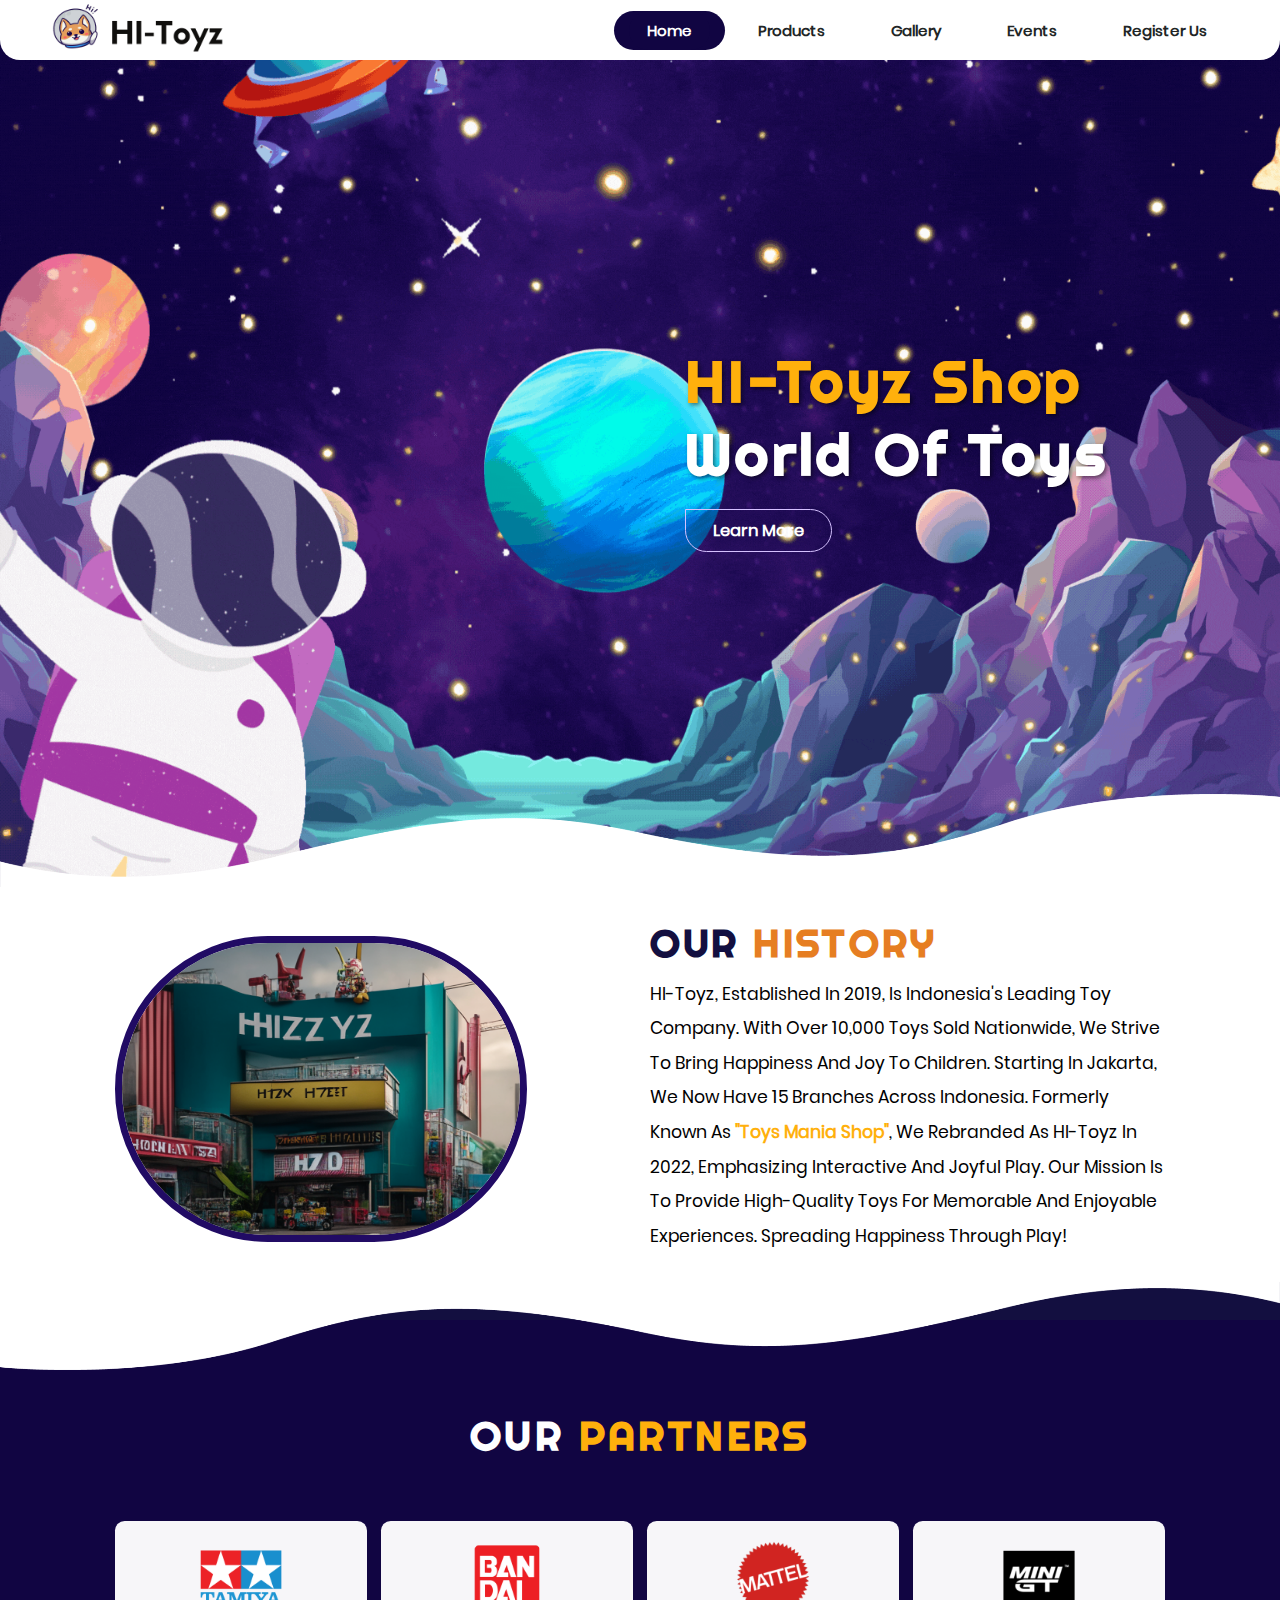
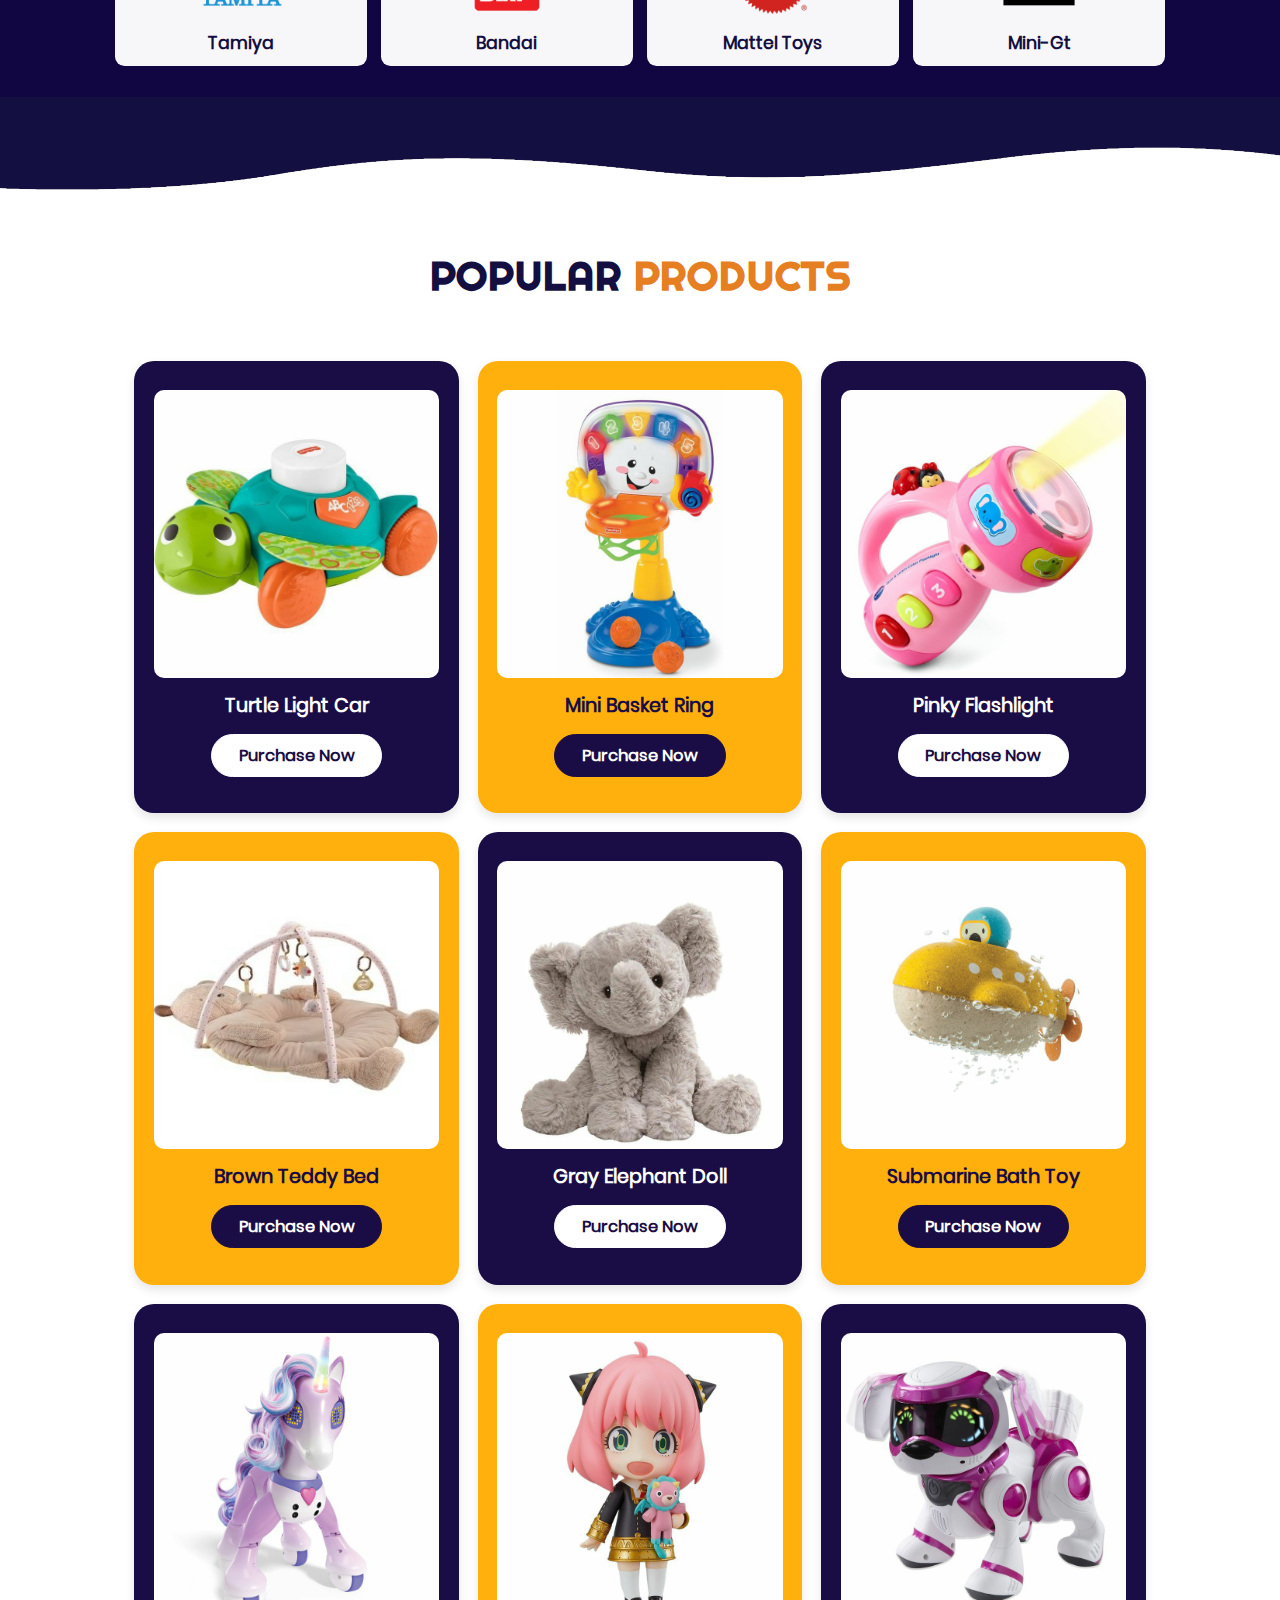
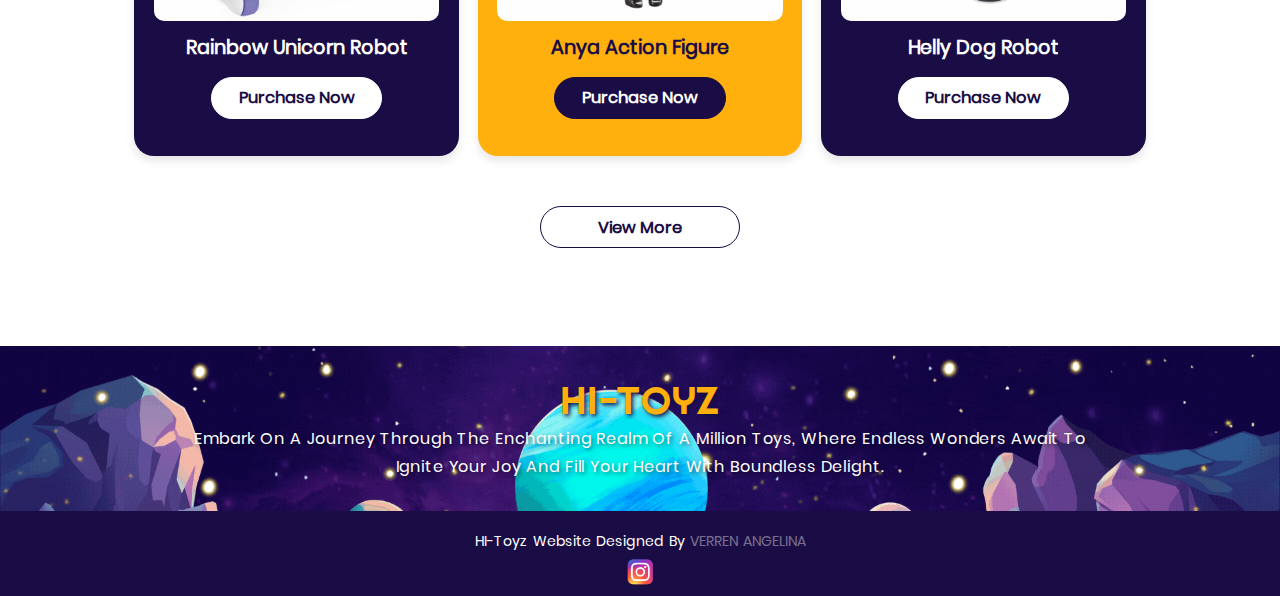
<file: index.html>
<!DOCTYPE html>
<html lang="en">
<head>
    <meta charset="UTF-8">
    <meta name="viewport" content="width=device-width, initial-scale=1.0">
    <link rel="stylesheet" href="stylenew.css">
    <title>HI-Toyz</title>
    <link rel="icon" href="./assets-website/mascot-new-toys.png" type="image/gif" sizes="20x20">
</head>
<body>

    <!-- MENU NAVBAR -->
    <header>
        <div class="navbar-logo-menu">
            <img src="assets-website/logo-company-hi-toyz.png" alt="">
        </div>
        <input type="checkbox" id="nav_check" hidden>
        <nav>
            <div class="navbar-logo-menu"><img src="assets-website/mascot-new-toys.png" alt=""></div>
            <ul>
                <li class="active"><a href="index.html">Home</a></li>
                <li><a href="products.html">Products</a></li>
                <li><a href="gallery-page.html">Gallery</a></li>
                <li><a href="events-page.html">Events</a></li>
                <li><a href="register-us-page.html">Register Us</a></li>
            </ul>
        </nav>
        <label for="nav_check" class="hamburger-menu">
            <div class="line"></div>
            <div class="line"></div>
            <div class="line"></div>
        </label>            
    </header>

    <!-- MENU LANDING PAGE -->
    <section class="menu-landing-page" id="menu-landing-page">
        <div class="isi-landing-page">
            <h3> <span>HI-Toyz Shop</span> world of toys </h3>
            <a href="#menu-about" class="button-style"><b>Learn More</b></a>
        </div>
        <img src="assets-website/bottom_wave.png" class="wave" alt="">
    </section>
    
    <!-- MENU OUR HISTORY -->
    <section class="menu-about" id="menu-about">
        <div class="images">
            <img src="assets-website/hi-toyz-place.png" alt="">
        </div>
    
        <div class="menu-content-about">
            <h3>OUR <span>HISTORY</span></h3>
            <p>HI-Toyz, established in 2019, is Indonesia's leading toy company. 
                With over 10,000 toys sold nationwide, we strive to bring happiness and joy 
                to children. Starting in Jakarta, we now have 15 branches across Indonesia. 
                Formerly known as <span><b>"Toys Mania Shop"</b></span>, we rebranded as HI-Toyz in 2022, emphasizing 
                interactive and joyful play. Our mission is to provide high-quality toys for 
                memorable and enjoyable experiences. Spreading happiness through play!</p>
        </div>   
    </section>

    <section class="bottom-menu-about" id="bottom-menu-about">
        <img src="assets-website/reverse_wave.png" class="wave2" alt="">
    </section>

    <!-- MENU CATEGORY PARTNERS -->

    <div class="medpar">
          <div class="slider-area">
            <h2>OUR <span>PARTNERS</span></h2>
          </div> 
      </div>

    <section class = "menu-category">
        <a href = "" class="kotak-nama-perusahaan">
            <img src="assets-website/logo-partners-tamiya.png" alt="">
            <h3>tamiya</h3>
        </a>
        <a href = "" class="kotak-nama-perusahaan">
            <img src="assets-website/logo-partners-bandai.png" alt="">
            <h3>bandai</h3>
        </a>
        <a href = "" class="kotak-nama-perusahaan">
            <img src="assets-website/logo-partners-mattel.png" alt="">
            <h3>mattel toys</h3>
        </a>
        <a href = "" class="kotak-nama-perusahaan">
            <img src="assets-website/logo-partners-minigt.png" alt="">
            <h3>mini-gt</h3>
        </a>
    </section>

    <section class="bottom-menu-category" id="bottom-menu-category">
        <img src="assets-website/purple_bottom_wave.png" class="wave3" alt="">
    </section>

    <!-- MENU POPULAR PRODUCTS -->
    <section class="menu-popular-product" id="menu-popular-product">
        <div class="menu-container">
            <h3 class="menu-popular-title"> POPULAR <span>PRODUCTS</span> </h3>  
            <div class="list-popular-product">
        
            <div class="product-popular-1">
                <img src="assets-website/popular-product-img-1.jpeg" alt="">
                <h3>Turtle Light Car</h3>
                <a href="products.html" class="button-style-product"><b>Purchase Now</b></a>
            </div>
        
            <div class="product-popular-2">
                <img src="assets-website/popular-product-img-2.jpeg" alt="">
                <h3>Mini Basket Ring</h3>
                <a href="products.html" class="button-style-product-ver-2"><b>Purchase Now</b></a>
            </div>
        
            <div class="product-popular-1">
                <img src="assets-website/popular-product-img-3.jpeg" alt="">
                <h3>Pinky Flashlight</h3>
                <a href="products.html" class="button-style-product"><b>Purchase Now</b></a>
            </div>
        
            <div class="product-popular-2">
                <img src="assets-website/popular-product-img-4.jpeg" alt="">
                <h3>Brown Teddy Bed</h3>
                <a href="products.html" class="button-style-product-ver-2"><b>Purchase Now</b></a>
            </div>
        
            <div class="product-popular-1">
                <img src="assets-website/popular-product-img-5.jpeg" alt="">
                <h3>Gray Elephant Doll</h3>
                <a href="products.html" class="button-style-product"><b>Purchase Now</b></a>
            </div>
        
            <div class="product-popular-2">
                <img src="assets-website/popular-product-img-6.jpeg" alt="">
                <h3>Submarine Bath Toy</h3>
                <a href="products.html" class="button-style-product-ver-2"><b>Purchase Now</b></a>
            </div>

            <div class="product-popular-1" data-name="p-1">
                <img src="assets-website/Robot-Unicorn Robot.jpeg" alt="">
                <h3>Rainbow Unicorn Robot</h3>
                <a href="products.html" class="button-style-product"><b>Purchase Now</b></a>
            </div>
        
            <div class="product-popular-2" data-name="p-2">
                <img src="assets-website/Anime-Figure-Anya.jpeg" alt="">
                <h3>Anya Action Figure</h3>
                <a href="products.html" class="button-style-product-ver-2"><b>Purchase Now</b></a>
            </div>
        
            <div class="product-popular-1" data-name="p-3">
                <img src="assets-website/Robot-Pink-Helly.jpeg" alt="">
                <h3>Helly Dog Robot</h3>
                <a href="products.html" class="button-style-product"><b>Purchase Now</b></a>
            </div>
            </div>
            <a href="products.html" class="button-learn-more"><b>View More</b></a>
        </div>        
    </section>

    <!-- FOOTER -->


    <footer>
        <div class="footer-content">
            <h3>HI-TOYZ</h3>
            <p>Embark on a journey through the enchanting realm of a million toys, where endless wonders await to ignite your joy and fill your heart with boundless delight.</p>
        </div>
    
        <div class="footer-bottom">
            <p>HI-Toyz Website Designed By <span>Verren Angelina</span></p>
            <div class="instagram-logo">
                <a href="https://instagram.com/verrenangelina?igshid=NTc4MTIwNjQ2YQ==" target="_blank">
                    <img src="assets-website/logo-ig-dua.png" alt="Instagram Logo">
                </a>
            </div>
        </div>
    </footer>
    
    
    <script src="javascript.js"></script>
</body>
</html>
</file>
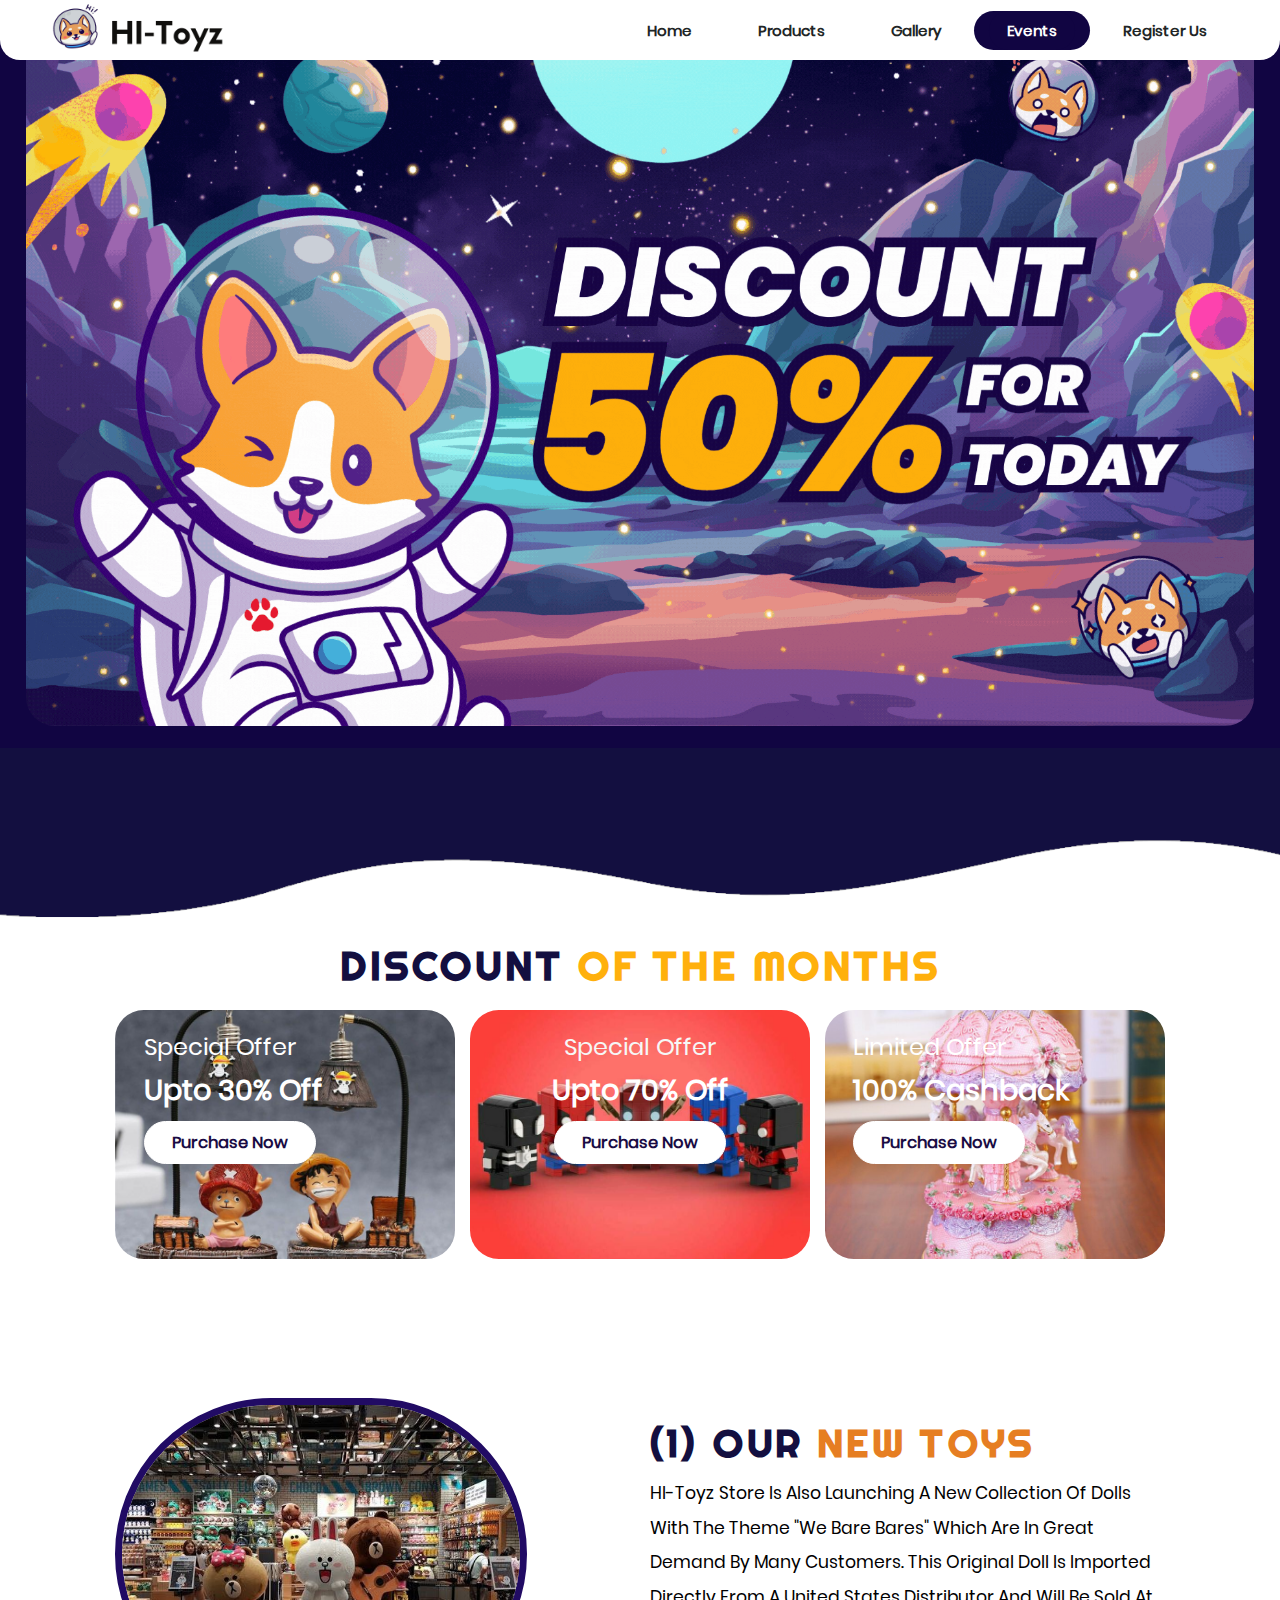
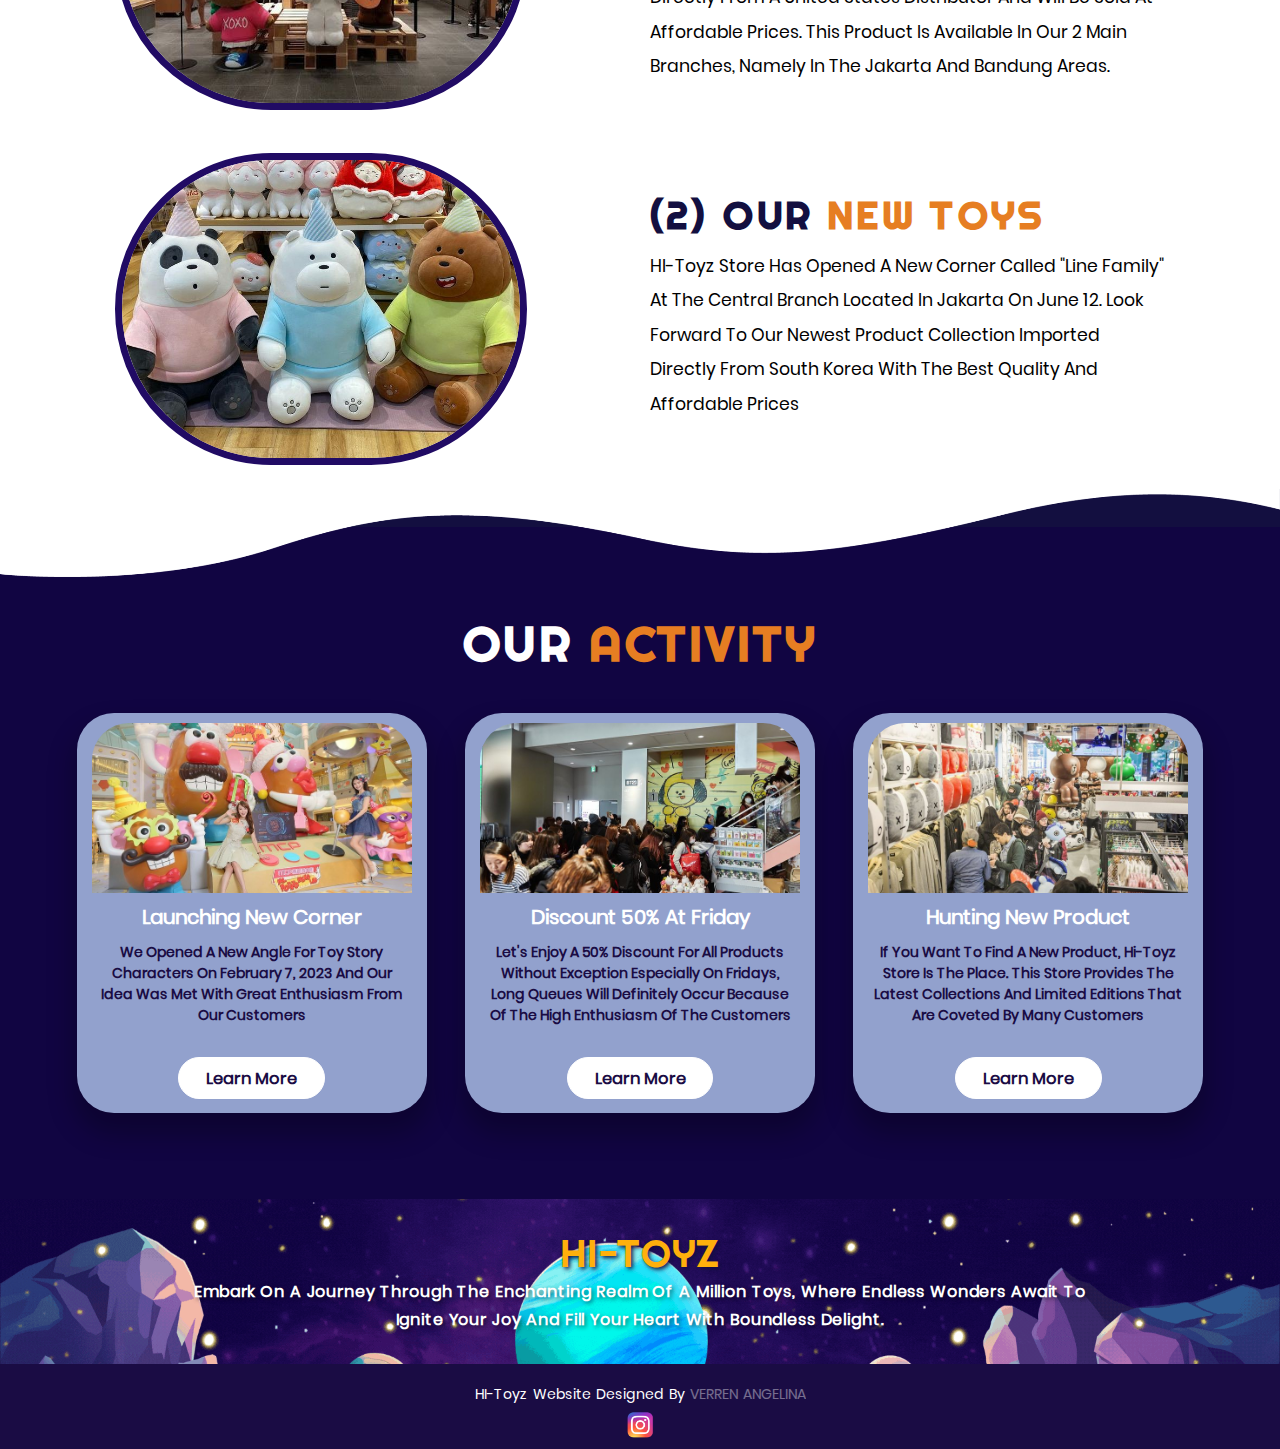
<file: events-page.html>
<!DOCTYPE html>
<html lang="en">
<head>
    <meta charset="UTF-8">
    <meta name="viewport" content="width=device-width, initial-scale=1.0">
    <link rel="stylesheet" href="stylenew.css">
    <title>HI-Toyz</title>
    <link rel="icon" href="./assets-website/mascot-new-toys.png" type="image/gif" sizes="20x20">
</head>
<body>

    <!-- MENU NAVBAR -->
    <header>
        <div class="navbar-logo-menu">
            <img src="assets-website/logo-company-hi-toyz.png" alt="">
        </div>
        <input type="checkbox" id="nav_check" hidden>
        <nav>
            <div class="navbar-logo-menu"><img src="assets-website/mascot-new-toys.png" alt=""></div>
            <ul>
                <li><a href="index.html">Home</a></li>
                <li><a href="products.html">Products</a></li>
                <li><a href="gallery-page.html">Gallery</a></li>
                <li class="active"><a href="events-page.html">Events</a></li>
                <li><a href="register-us-page.html">Register Us</a></li>
            </ul>
        </nav>
        <label for="nav_check" class="hamburger-menu">
            <div class="line"></div>
            <div class="line"></div>
            <div class="line"></div>
        </label>            
    </header>

    <!-- MENU LANDING PAGE -->
    <section class="background-header-events" id="background-header-events">
    </section>

    <section class="bottom-menu-category" id="bottom-menu-category">
        <img src="assets-website/purple_bottom_wave.png" class="wave6" alt="">
    </section>

    <div class="tulisan">
        <div class="tulisan-promo-toys">
          <h2>DISCOUNT <span>OF THE MONTHS</span></h2>
        </div> 
    </div>

    <section class="promo-hi-toys">
        <div class="grid-banner">
            <div class="grid">
                <img src="assets-website/big-deals-1.jpeg" alt="">
                <div class="content">
                    <span>special offer</span>
                    <h3>upto 30% off</h3>
                    <a href="products.html" class="button-style-product"><b>Purchase Now</b></a>
                </div>
            </div>

            <div class="grid">
                <img src="assets-website/big-deals-2.jpeg" alt="">
                <div class="content center">
                    <span>special offer</span>
                    <h3>upto 70% off</h3>
                    <a href="products.html" class="button-style-product"><b>Purchase Now</b></a>
                </div>
            </div>

            <div class="grid">
                <img src="assets-website/big-deals-3.jpeg" alt="">
                <div class="content">
                    <span>limited offer</span>
                    <h3>100% cashback</h3>
                    <a href="products.html" class="button-style-product"><b>Purchase Now</b></a>
                </div>
            </div>
        </div>
    </section>

    <section class="menu-about" id="menu-about">
        <div class="images">
            <img src="assets-website/new-product-line.jpeg" alt="">
        </div>
    
        <div class="menu-content-about">
            <h3>(1) OUR <span>NEW TOYS</span></h3>
            <p>HI-Toyz Store is also launching a new collection of dolls with the theme 
                "we bare bares" which are in great demand by many customers. This original
                 doll is imported directly from a United States distributor and will be 
                 sold at affordable prices. This product is available in our 2 main branches, 
                 namely in the Jakarta and Bandung areas.</p>
        </div>   
    </section>

    <section class="menu-about" id="menu-about">
        <div class="images">
            <img src="assets-website/new-product-we-bare-bears.jpeg" alt="">
        </div>
    
        <div class="menu-content-about">
            <h3>(2) OUR <span>NEW TOYS</span></h3>
            <p>HI-Toyz store has opened a new corner called "Line Family" at the central 
                branch located in Jakarta on June 12. Look forward to our newest product 
                collection imported directly from South Korea with the best quality and affordable prices</p>
        </div>   
    </section>


    <section class="bottom-menu-about" id="bottom-menu-about">
        <img src="assets-website/reverse_wave.png" class="wave2" alt="">
    </section>

    <events>
        <h2 id = "events">OUR <span>ACTIVITY</span></h2>
        <div class="card-container">
          <card>
            <img src="assets-website/activity-promo-1.jpeg">
            <div class="card-content">
              <h4>Launching New Corner</h4>
              <p><b>We opened a new angle for Toy Story characters on February 7, 2023 and our idea was met with great enthusiasm from our customers</b></p>
              <a href="gallery-page.html" class="button-style-product"><b>Learn More</b></a>
            </div>
          </card>
          <card>
            <img src="assets-website/activity-promo-2.jpeg">
            <div class="card-content">
              <h4>Discount 50% at Friday</h4>
              <p><b>let's enjoy a 50% discount for all products without exception especially on Fridays, long queues will definitely occur because of the high enthusiasm of the customers</b></p>
              <a href="gallery-page.html" class="button-style-product"><b>Learn More</b></a>
            </div>
          </card>
          <card>
            <img src="assets-website/activity-promo-3.jpeg">
            <div class="card-content">
              <h4>Hunting new Product</h4>
              <p><b>if you want to find a new product, hi-toyz store is the place. This store provides the latest collections and limited editions that are coveted by many customers</b></p>
              <a href="gallery-page.html" class="button-style-product"><b>Learn More</b></a>
            </div>
          </card>
        </div>      
      </events>

      <footer>
        <div class="footer-content">
            <h3>HI-TOYZ</h3>
            <p><b>Embark on a journey through the enchanting realm of a million toys, where endless wonders await to ignite your joy and fill your heart with boundless delight.</b></p>
        </div>
    
        <div class="footer-bottom">
            <p>HI-Toyz Website Designed By <span>Verren Angelina</span></p>
            <div class="instagram-logo">
                <a href="https://instagram.com/verrenangelina?igshid=NTc4MTIwNjQ2YQ==" target="_blank">
                    <img src="assets-website/logo-ig-dua.png" alt="Instagram Logo">
                </a>
            </div>
        </div>
    </footer>
    
    <script src="javascript.js"></script>
</body>
</html>
</file>
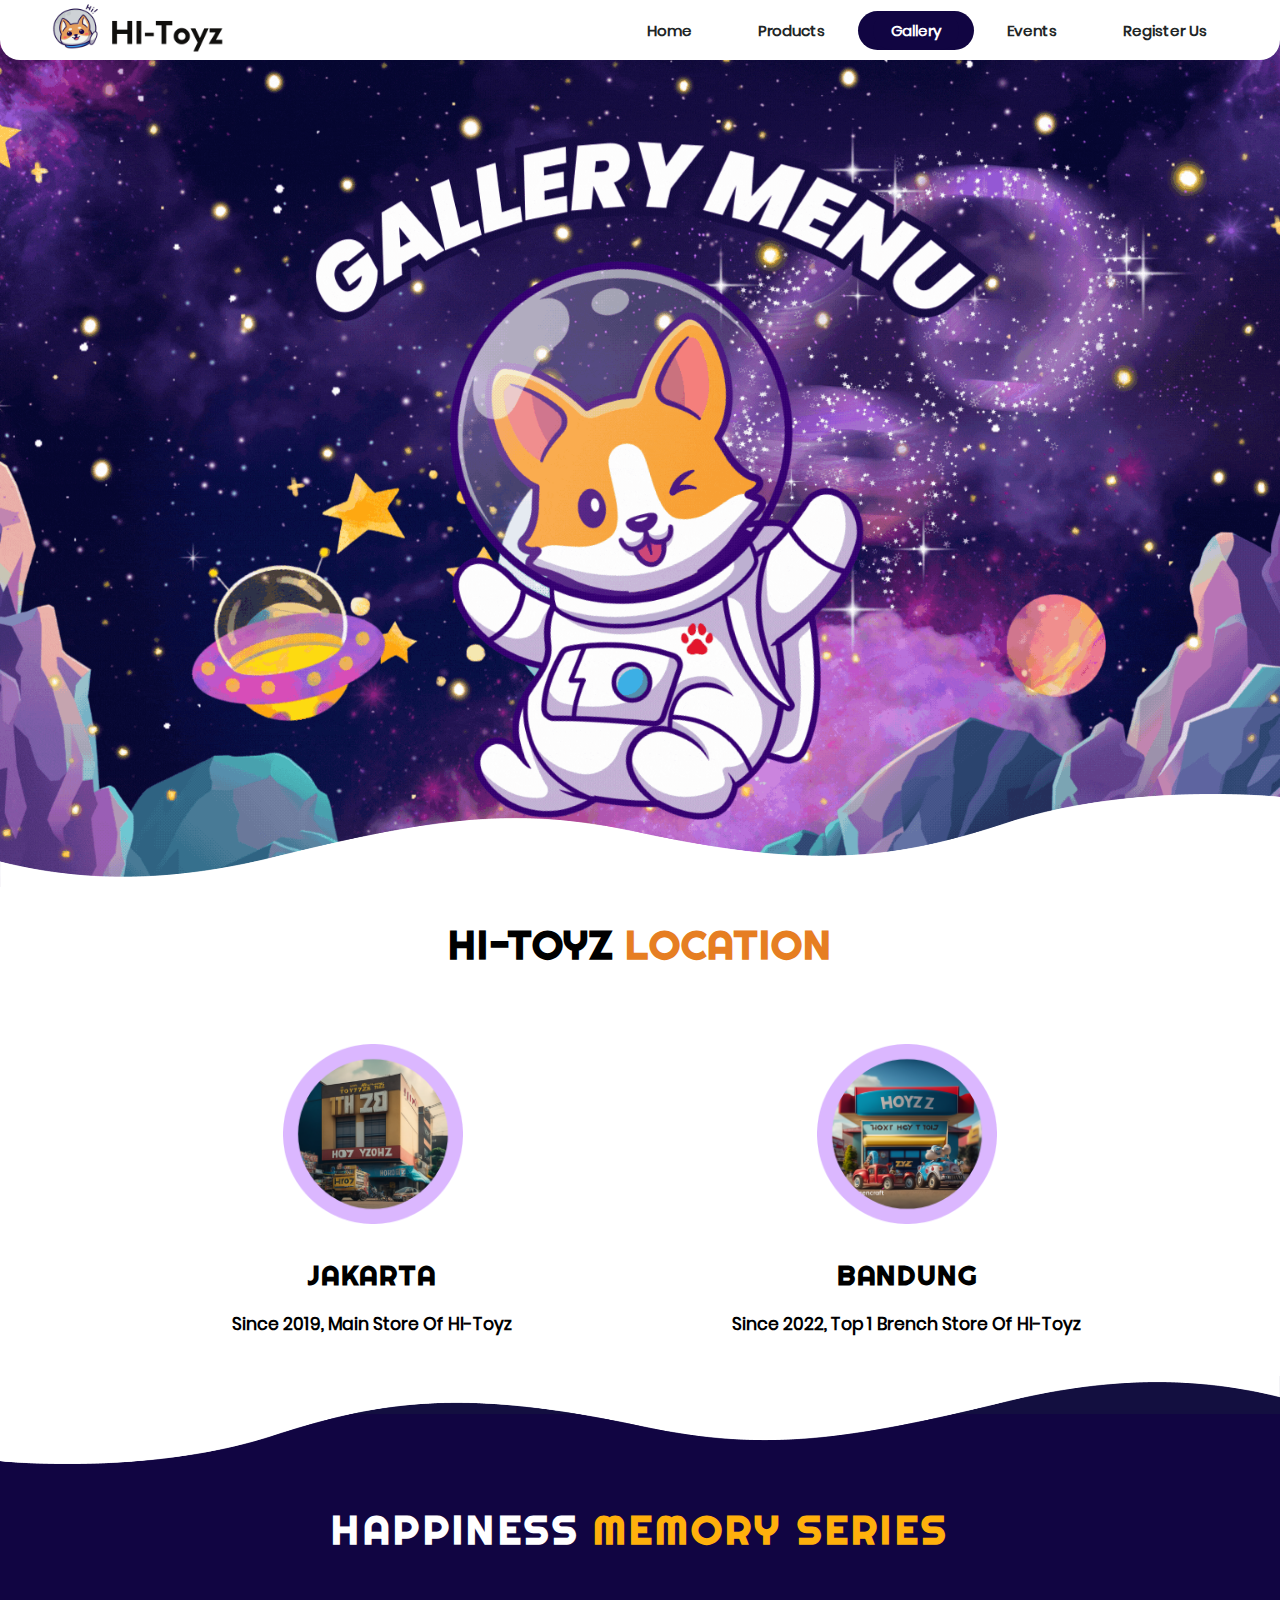
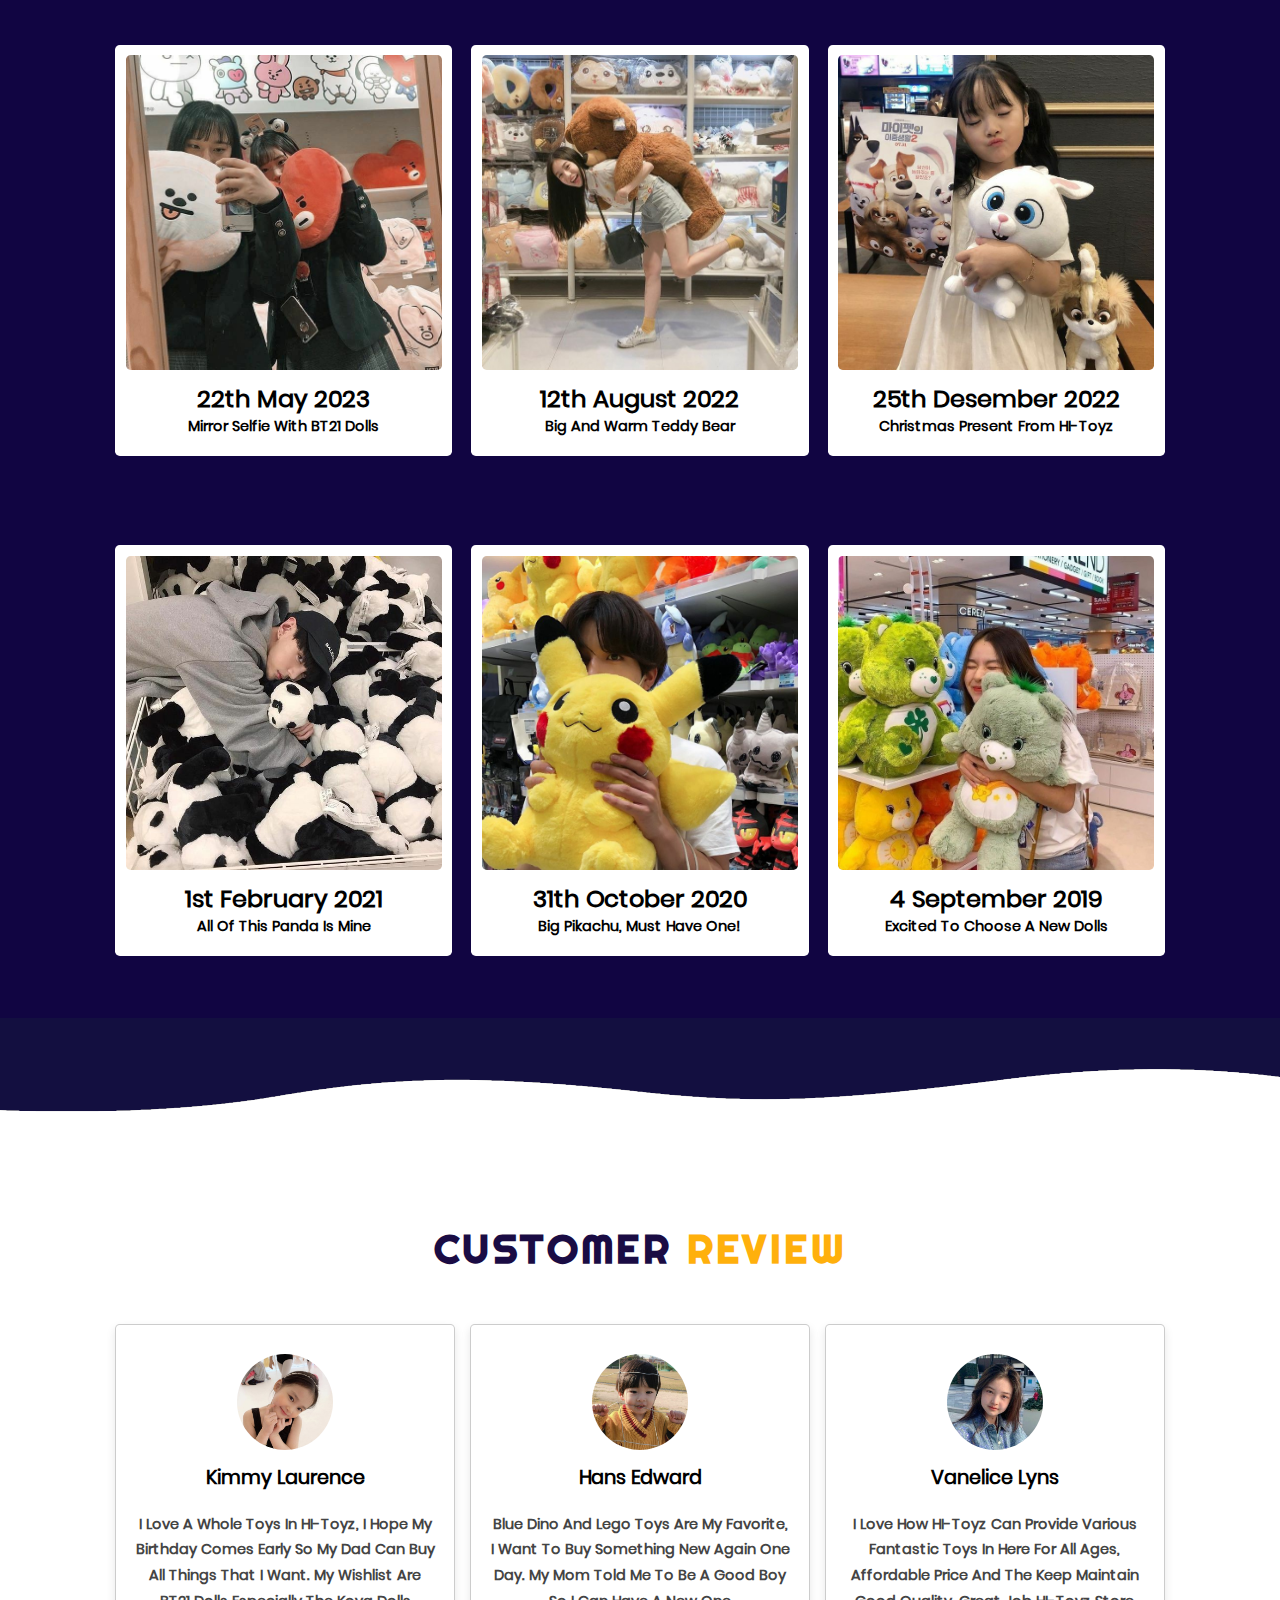
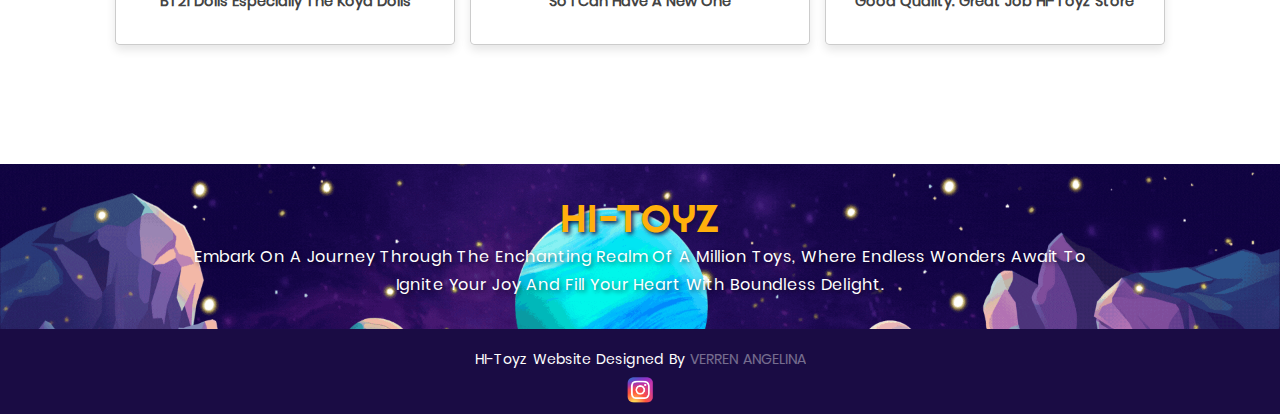
<file: gallery-page.html>
<!DOCTYPE html>
<html lang="en">
<head>
    <meta charset="UTF-8">
    <meta name="viewport" content="width=device-width, initial-scale=1.0">
    <link rel="stylesheet" href="stylenew.css">
    <title>HI-Toyz</title>
    <link rel="icon" href="./assets-website/mascot-new-toys.png" type="image/gif" sizes="20x20">
</head>
<body>

    <!-- MENU NAVBAR -->
    <header>
        <div class="navbar-logo-menu">
            <img src="assets-website/logo-company-hi-toyz.png" alt="">
        </div>
        <input type="checkbox" id="nav_check" hidden>
        <nav>
            <div class="navbar-logo-menu"><img src="assets-website/mascot-new-toys.png" alt=""></div>
            <ul>
                <li><a href="index.html">Home</a></li>
                <li><a href="products.html">Products</a></li>
                <li class="active"><a href="gallery-page.html">Gallery</a></li>
                <li><a href="events-page.html">Events</a></li>
                <li><a href="register-us-page.html">Register Us</a></li>
            </ul>
        </nav>
        <label for="nav_check" class="hamburger-menu">
            <div class="line"></div>
            <div class="line"></div>
            <div class="line"></div>
        </label>            
    </header>

    <section class="menu-landing-gallery" id="menu-landing-gallery">
        <img src="assets-website/bottom_wave.png" class="wave" alt="">
    </section>

    <!-- MENU LOKASI OFFLINE STORE HI-TOYZ -->

    <section class="location-list-hi-toyz">
        <h1 class="heading">HI-TOYZ <span>LOCATION</span></h1>
        <div class="box-container">

            <div class="box-lokasi">
                <div class="gambar-location">
                    <img src="assets-website/lokasi-perusahaan-mainan-jakarta.png" alt="">
                </div>
                <div class="content">
                    <h3>JAKARTA</h3>
                    <p><b>Since 2019, Main Store of HI-Toyz</b></p>
                </div>
            </div>

            <div class="box-lokasi">
                <div class="gambar-location">
                    <img src="assets-website/lokasi-perusahaan-mainan-bandung.png" alt="">
                </div>
                <div class="content">
                    <h3>BANDUNG</h3>
                    <p><b>Since 2022, Top 1 Brench Store of HI-Toyz</b></p>
                </div>
            </div>

        </div>
    </section>

    <section class="bottom-menu-about" id="bottom-menu-about">
        <img src="assets-website/reverse_wave.png" class="wave2" alt="">
    </section>

    <!-- MENU GALLERY PELANGGAN -->

    <div class="medpar">
        <div class="slider-area">
          <h2>HAPPINESS <span>MEMORY SERIES</span></h2>
        </div> 
    </div>

    <section class="gallery-pelanggan" id="gallery-pelanggan">
        <div class="box-container">

            <div class="box">
                <div class="image">
                    <img src="assets-website/memory-7.jpeg" alt="">
                </div>
                <div class="content">
                    <h3>22th May 2023</h3>
                    <h2>Mirror Selfie With BT21 Dolls</h2>
                </div>
            </div>

            <div class="box">
                <div class="image">
                    <img src="assets-website/memory-2.jpeg" alt="">
                </div>
                <div class="content">
                    <h3>12th August 2022</h3>
                    <h2>Big and Warm Teddy Bear</h2>
                </div>
            </div>

            <div class="box">
                <div class="image">
                    <img src="assets-website/memory-3.jpeg" alt="">
                </div>
                <div class="content">
                    <h3>25th Desember 2022</h3>
                    <h2>Christmas Present From HI-Toyz</h2>
                </div>
            </div>

            <div class="box">
                <div class="image">
                    <img src="assets-website/memory-4.jpeg" alt="">
                </div>
                <div class="content">
                    <h3>1st February 2021</h3>
                    <h2>All of This Panda is Mine</h2>
                </div>
            </div>

            <div class="box">
                <div class="image">
                    <img src="assets-website/memory-5.jpeg" alt="">
                </div>
                <div class="content">
                    <h3>31th October 2020</h3>
                    <h2>Big Pikachu, Must Have One!</h2>
                </div>
            </div>

            <div class="box">
                <div class="image">
                    <img src="assets-website/memory-6.jpeg" alt="">
                </div>
                <div class="content">
                    <h3>4 September 2019</h3>
                    <h2>Excited to Choose a New Dolls</h2>
                </div>
            </div>

        </div>
    </section>

    <section class="bottom-menu-pelanggan" id="bottom-menu-pelanggan">
        <img src="assets-website/purple_bottom_wave.png" class="wave5" alt="">
    </section>

    <!-- MENU TESTIMONI PELANGGAN -->

    <section class="review-customer-toys" id="review-customer-toys">
        <div class="medpar">
            <div class="text-customer">
              <h2>CUSTOMER <span>REVIEW</span></h2>
            </div> 
        </div>

        <div class="box-container">
            <div class="box">
                <img src="assets-website/testimoni-1.jpeg" class="user" alt="">
                <h3>Kimmy Laurence</h3>
                <p><b>I love a whole toys in HI-Toyz, I hope my birthday comes early so my dad can buy all things that i want. My Wishlist Are BT21 Dolls Especially The Koya Dolls</b></p>
            </div>

            <div class="box">
                <img src="assets-website/testimoni-2.jpeg" class="user" alt="">
                <h3>Hans Edward</h3>
                <p><b>Blue dino and lego toys Are my favorite, i want to buy something new again one day. My mom told me to be a good boy so i can have a new one</b></p>
            </div>

            <div class="box">
                <img src="assets-website/testimoni-3.jpeg" class="user" alt="">
                <h3>Vanelice Lyns</h3>
                <p><b>I love how HI-Toyz can provide various fantastic toys in here for all ages, affordable price and the keep maintain good quality. Great Job HI-Toyz Store</b></p>
            </div>
        </div>
    </section>

    <!-- FOOTER -->
    
    <footer>
        <div class="footer-content">
            <h3>HI-TOYZ</h3>
            <p>Embark on a journey through the enchanting realm of a million toys, where endless wonders await to ignite your joy and fill your heart with boundless delight.</p>
        </div>
    
        <div class="footer-bottom">
            <p>HI-Toyz Website Designed By <span>Verren Angelina</span></p>
            <div class="instagram-logo">
                <a href="https://instagram.com/verrenangelina?igshid=NTc4MTIwNjQ2YQ==" target="_blank">
                    <img src="assets-website/logo-ig-dua.png" alt="Instagram Logo">
                </a>
            </div>
        </div>
    </footer>

    <script src="javascript.js"></script>
</body>
</html>
</file>
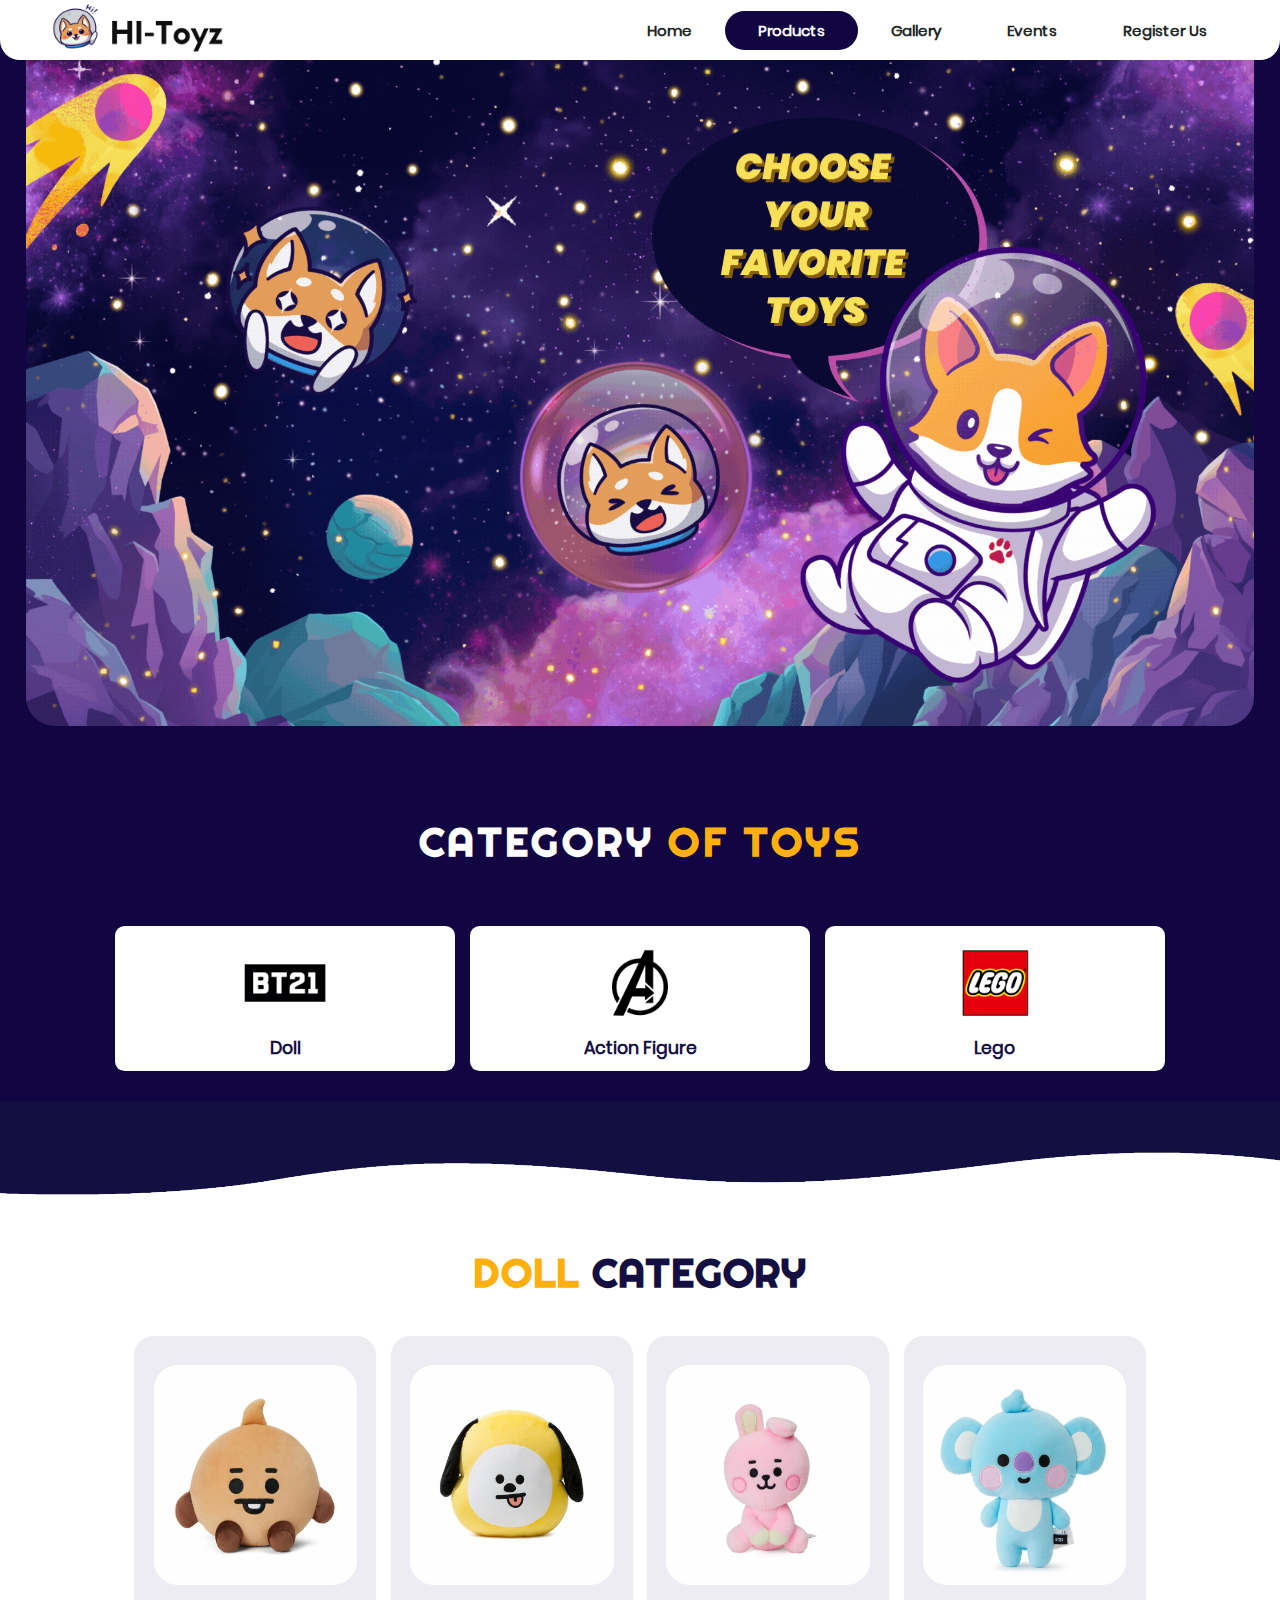
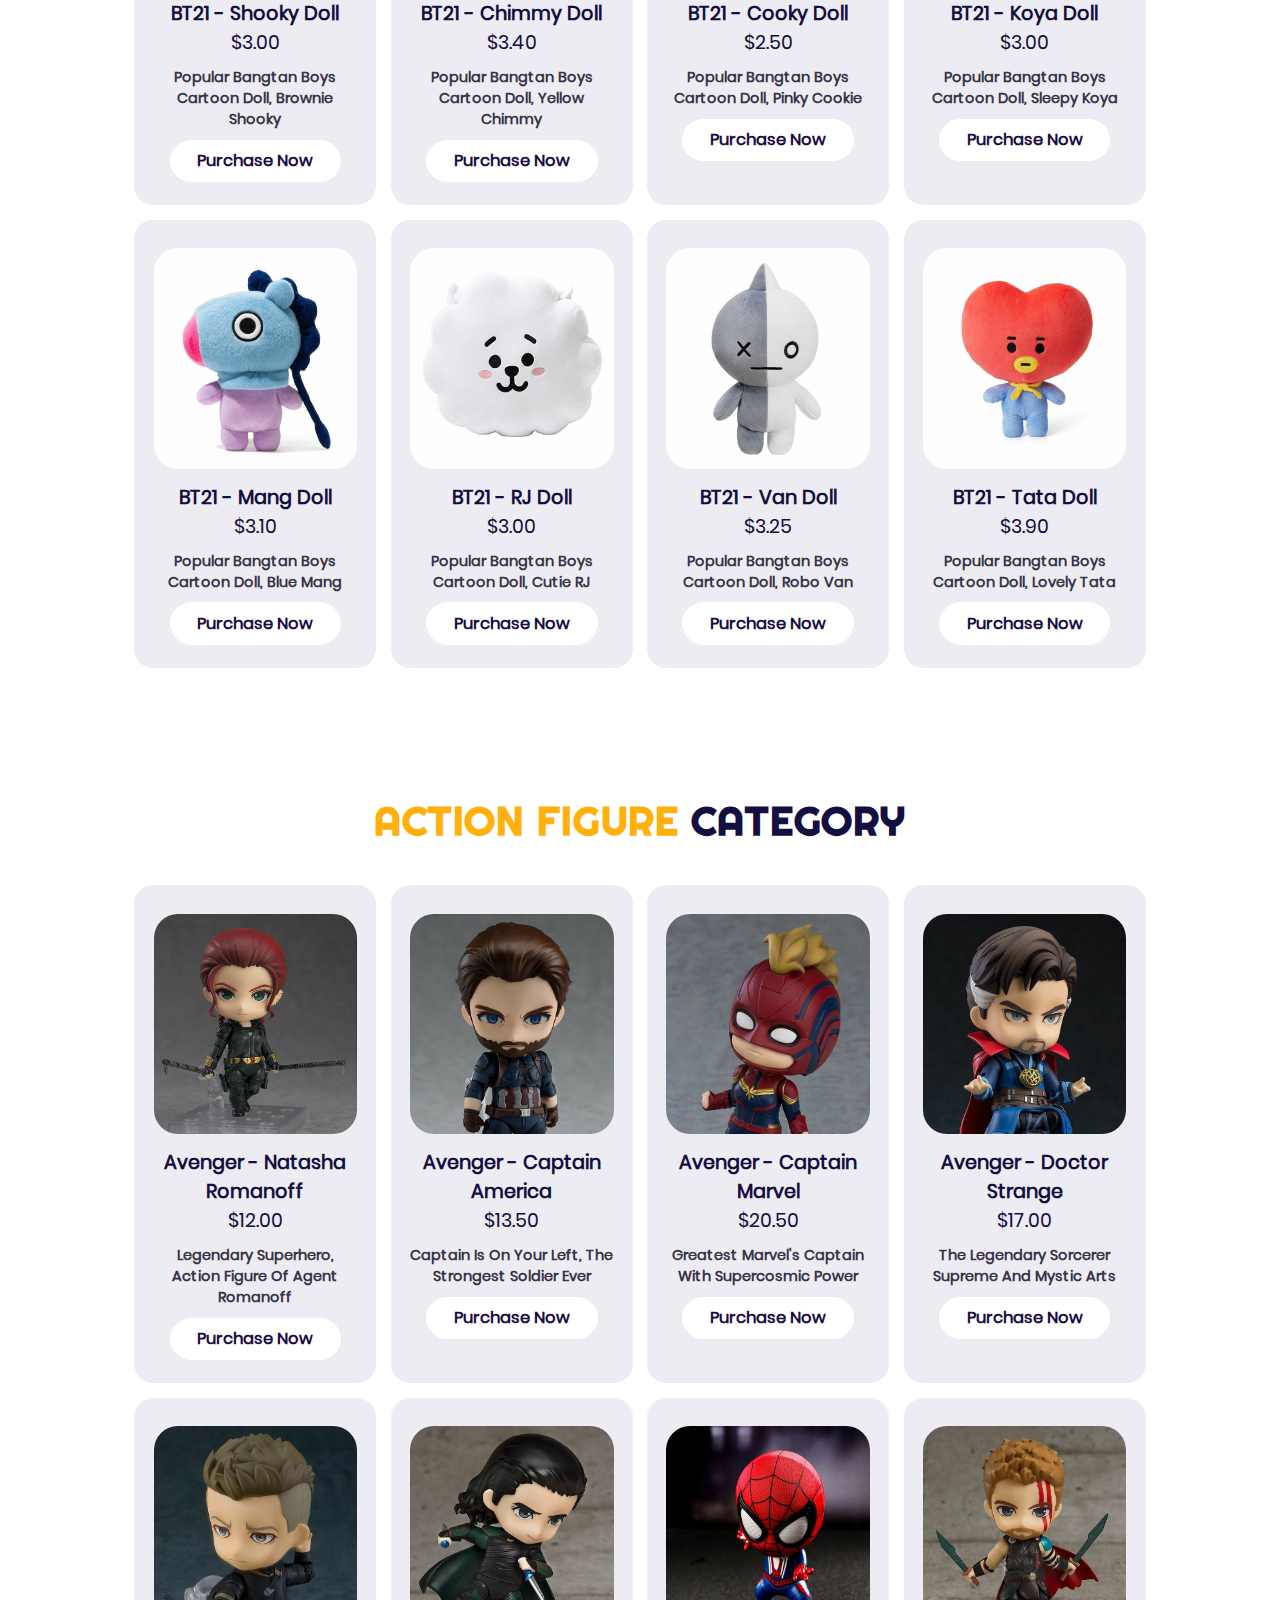
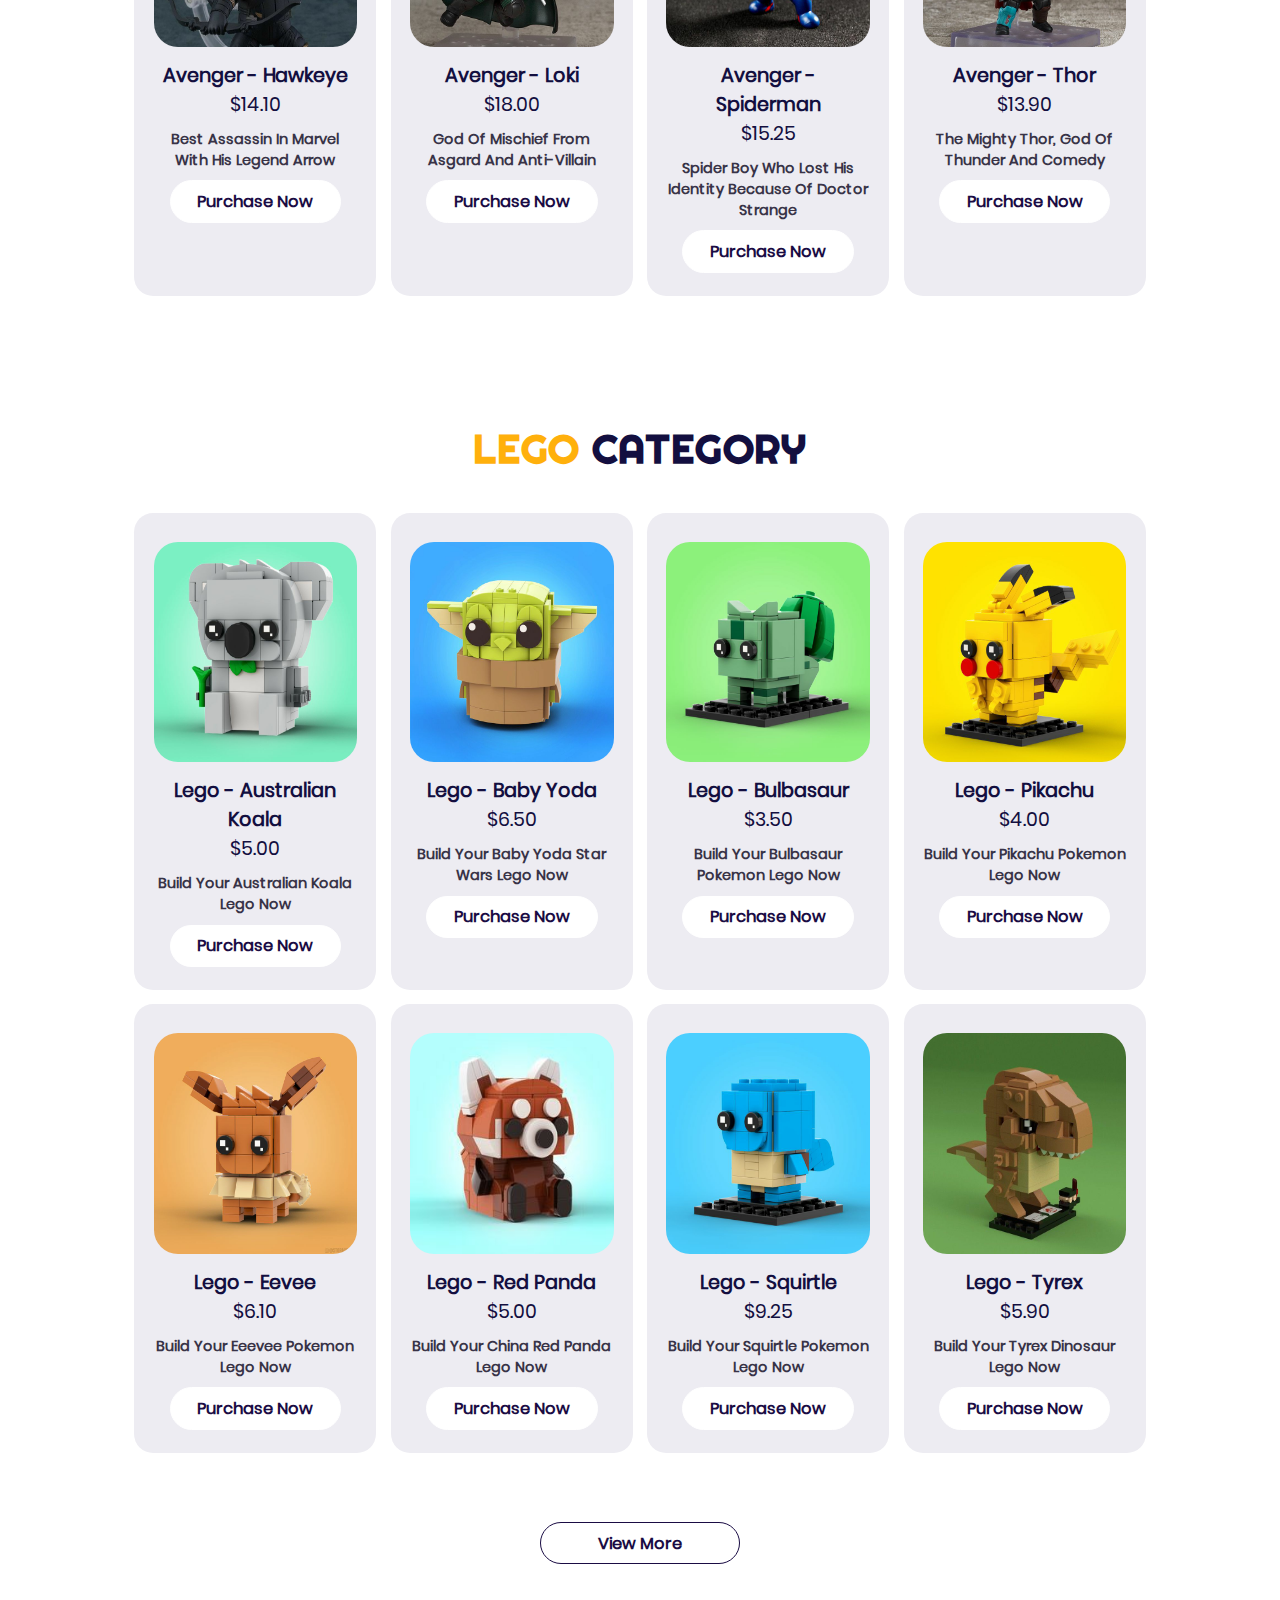
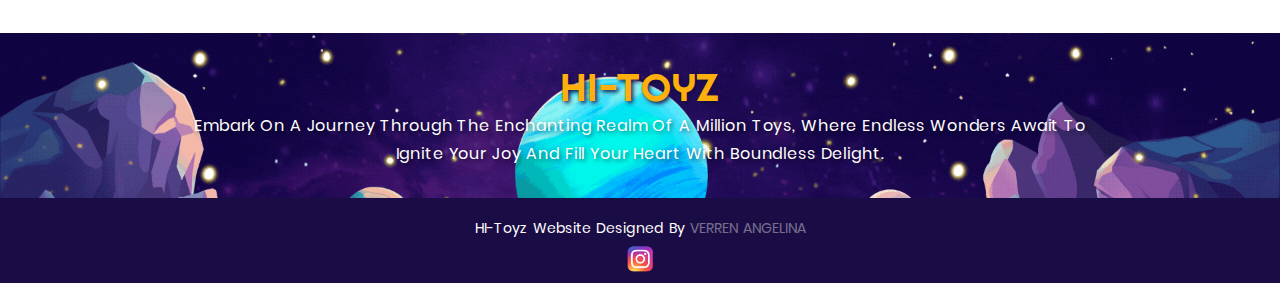
<file: products.html>
<!DOCTYPE html>
<html lang="en">

<head>
    <meta charset="UTF-8">
    <meta http-equiv="X-UA-Compatible" content="IE=edge">
    <meta name="viewport" content="width=device-width, initial-scale=1.0">
    <link rel="stylesheet" href="./stylenew.css">

    <title>HI-Toyz</title>
    <link rel="icon" href="./assets-website/mascot-new-toys.png" type="image/gif" sizes="20x20">
</head>

<body>

    <!-- NAVBAR MENU -->
    <header>
        <div class="navbar-logo-menu">
            <img src="assets-website/logo-company-hi-toyz.png" alt="">
        </div>
        <input type="checkbox" id="nav_check" hidden>
        <nav>
            <div class="navbar-logo-menu"><img src="assets-website/mascot-new-toys.png" alt=""></div>
            <ul>
                <li><a href="index.html">Home</a></li>
                <li class="active"><a href="products.html">Products</a></li>
                <li><a href="gallery-page.html">Gallery</a></li>
                <li><a href="events-page.html">Events</a></li>
                <li><a href="register-us-page.html">Register Us</a></li>
            </ul>
        </nav>
        <label for="nav_check" class="hamburger-menu">
            <div class="line"></div>
            <div class="line"></div>
            <div class="line"></div>
        </label>            
    </header>

    <section class="background-header" id="background-header">
    </section>

    <!-- MENU CATEGORY PARTNERS -->

    <div class="medpar">
        <div class="slider-area">
          <h2>CATEGORY <span>OF TOYS</span></h2>
        </div> 
    </div>

  <section class = "menu-category-mainan">
      <a href = "#bt21" class="kotak-nama-perusahaan">
          <img src="assets-website/logo-kategori-brand-bt21.png" alt="">
          <h3>Doll</h3>
      </a>
      <a href = "#avenger" class="kotak-nama-perusahaan">
          <img src="assets-website/logo-kategori-brand-action-figure.png" alt="">
          <h3>Action Figure</h3>
      </a>
    <a href = "#lego" class="kotak-nama-perusahaan">
        <img src="assets-website/logo-kategori-brand-lego.png" alt="">
        <h3>Lego</h3>
    </a>
  </section>

  <section class="bottom-menu-category" id="bottom-menu-category">
    <img src="assets-website/purple_bottom_wave.png" class="wave3" alt="">
</section>

    <!-- MENU PRODUCT BERDASARKAN LIST  -->
    <!-- DOLL CATEGORY -->

    <section class="List-Of-HI-Product" id="bt21">

        <div class="heading-toys-product">
            <h3><span>DOLL</span> CATEGORY</h3>
        </div>

        <div class="box-product">

            <div class="box">
                <div class="image">
                    <img src="assets-website/doll-category-shooky.jpeg" alt="">
                </div>
                <div class="content">
                    <h3>BT21 - Shooky Doll</h3>
                    <div class="price">$3.00 </div>
                    <h2>Popular Bangtan Boys Cartoon Doll, Brownie Shooky</h2>
                    <a href="" class="button-style-product"><b>Purchase Now</b></a>
                </div>
            </div>

            <div class="box">
                <div class="image">
                    <img src="assets-website/doll-category-chimmy.jpeg" alt="">
                </div>
                <div class="content">
                    <h3>BT21 - Chimmy Doll</h3>
                    <div class="price">$3.40 </div>
                    <h2>Popular Bangtan Boys Cartoon Doll, Yellow Chimmy</h2>
                    <a href="" class="button-style-product"><b>Purchase Now</b></a>
                </div>
            </div>

            <div class="box">
                <div class="image">
                    <img src="assets-website/doll-category-cooky.jpeg" alt="">
                </div>
                <div class="content">
                    <h3>BT21 - Cooky Doll</h3>
                    <div class="price">$2.50 </div>
                    <h2>Popular Bangtan Boys Cartoon Doll, Pinky Cookie</h2>
                    <a href="" class="button-style-product"><b>Purchase Now</b></a>
                </div>
            </div>

            <div class="box">
                <div class="image">
                    <img src="assets-website/doll-category-koya.jpeg" alt="">
                </div>
                <div class="content">
                    <h3>BT21 - Koya Doll</h3>
                    <div class="price">$3.00 </div>
                    <h2>Popular Bangtan Boys Cartoon Doll, Sleepy Koya</h2>
                    <a href="" class="button-style-product"><b>Purchase Now</b></a>
                </div>
            </div>

            <div class="box">
                <div class="image">
                    <img src="assets-website/doll-category-mang.jpeg" alt="">
                </div>
                <div class="content">
                    <h3>BT21 - Mang Doll</h3>
                    <div class="price">$3.10 </div>
                    <h2>Popular Bangtan Boys Cartoon Doll, Blue Mang</h2>
                    <a href="" class="button-style-product"><b>Purchase Now</b></a>
                </div>
            </div>

            <div class="box">
                <div class="image">
                    <img src="assets-website/doll-category-rj.jpeg" alt="">
                </div>
                <div class="content">
                    <h3>BT21 - RJ Doll</h3>
                    <div class="price">$3.00 </div>
                    <h2>Popular Bangtan Boys Cartoon Doll, Cutie RJ</h2>
                    <a href="" class="button-style-product"><b>Purchase Now</b></a>
                </div>
            </div>

            <div class="box">
                <div class="image">
                    <img src="assets-website/doll-category-van.jpeg" alt="">
                </div>
                <div class="content">
                    <h3>BT21 - Van Doll</h3>
                    <div class="price">$3.25 </div>
                    <h2>Popular Bangtan Boys Cartoon Doll, Robo Van</h2>
                    <a href="" class="button-style-product"><b>Purchase Now</b></a>
                </div>
            </div>

            <div class="box">
                <div class="image">
                    <img src="assets-website/doll-category-tata.jpeg" alt="">
                </div>
                <div class="content">
                    <h3>BT21 - Tata Doll</h3>
                    <div class="price">$3.90 </div>
                    <h2>Popular Bangtan Boys Cartoon Doll, Lovely Tata</h2>
                    <a href="" class="button-style-product"><b>Purchase Now</b></a>
                </div>
            </div>
        </div>
    </section>

    <section class="List-Of-HI-Product" id="avenger">

        <div class="heading-toys-product">
            <h3><span>ACTION FIGURE</span> CATEGORY</h3>
        </div>

        <div class="box-product">

            <div class="box">
                <div class="image">
                    <img src="assets-website/Action-Figure-Black-Widow.jpeg" alt="">
                </div>
                <div class="content">
                    <h3>Avenger - Natasha Romanoff</h3>
                    <div class="price">$12.00 </div>
                    <h2>Legendary Superhero, Action Figure of Agent Romanoff</h2>
                    <a href="" class="button-style-product"><b>Purchase Now</b></a>
                </div>
            </div>

            <div class="box">
                <div class="image">
                    <img src="assets-website/Action-Figure-Captain-America.jpeg" alt="">
                </div>
                <div class="content">
                    <h3>Avenger - Captain America</h3>
                    <div class="price">$13.50 </div>
                    <h2>Captain Is On Your Left, The Strongest Soldier Ever</h2>
                    <a href="" class="button-style-product"><b>Purchase Now</b></a>
                </div>
            </div>

            <div class="box">
                <div class="image">
                    <img src="assets-website/Action-Figure-Captain-Marvel.jpeg" alt="">
                </div>
                <div class="content">
                    <h3>Avenger - Captain Marvel</h3>
                    <div class="price">$20.50 </div>
                    <h2>Greatest Marvel's Captain With Supercosmic Power</h2>
                    <a href="" class="button-style-product"><b>Purchase Now</b></a>
                </div>
            </div>

            <div class="box">
                <div class="image">
                    <img src="assets-website/Action-Figure-Doctor-Strange.jpeg" alt="">
                </div>
                <div class="content">
                    <h3>Avenger - Doctor Strange</h3>
                    <div class="price">$17.00 </div>
                    <h2>The Legendary Sorcerer Supreme and Mystic Arts</h2>
                    <a href="" class="button-style-product"><b>Purchase Now</b></a>
                </div>
            </div>

            <div class="box">
                <div class="image">
                    <img src="assets-website/Action-Figure-Hawkeye.jpeg" alt="">
                </div>
                <div class="content">
                    <h3>Avenger - Hawkeye</h3>
                    <div class="price">$14.10 </div>
                    <h2>Best Assassin in Marvel With His Legend Arrow</h2>
                    <a href="" class="button-style-product"><b>Purchase Now</b></a>
                </div>
            </div>

            <div class="box">
                <div class="image">
                    <img src="assets-website/Action-Figure-Loki.jpeg" alt="">
                </div>
                <div class="content">
                    <h3>Avenger - Loki</h3>
                    <div class="price">$18.00 </div>
                    <h2>God of Mischief From Asgard and Anti-Villain</h2>
                    <a href="" class="button-style-product"><b>Purchase Now</b></a>
                </div>
            </div>

            <div class="box">
                <div class="image">
                    <img src="assets-website/Action-Figure-Spiderman.jpeg" alt="">
                </div>
                <div class="content">
                    <h3>Avenger - Spiderman</h3>
                    <div class="price">$15.25 </div>
                    <h2>Spider Boy Who Lost His Identity Because Of Doctor Strange</h2>
                    <a href="" class="button-style-product"><b>Purchase Now</b></a>
                </div>
            </div>

            <div class="box">
                <div class="image">
                    <img src="assets-website/Action-Figure-Thor.jpeg" alt="">
                </div>
                <div class="content">
                    <h3>Avenger - Thor</h3>
                    <div class="price">$13.90 </div>
                    <h2>The Mighty Thor, God of Thunder and Comedy</h2>
                    <a href="" class="button-style-product"><b>Purchase Now</b></a>
                </div>
            </div>
        </div>
    </section>

    <section class="List-Of-HI-Product" id="lego">

        <div class="heading-toys-product">
            <h3><span>LEGO</span> CATEGORY</h3>
        </div>

        <div class="box-product">

            <div class="box">
                <div class="image">
                    <img src="assets-website/Lego-Australian-Koala.jpeg" alt="">
                </div>
                <div class="content">
                    <h3>Lego - Australian Koala</h3>
                    <div class="price">$5.00 </div>
                    <h2>Build Your Australian Koala Lego Now</h2>
                    <a href="" class="button-style-product"><b>Purchase Now</b></a>
                </div>
            </div>

            <div class="box">
                <div class="image">
                    <img src="assets-website/Lego-Baby-Yoda.jpeg" alt="">
                </div>
                <div class="content">
                    <h3>Lego - Baby Yoda</h3>
                    <div class="price">$6.50 </div>
                    <h2>Build Your Baby Yoda Star Wars Lego Now</h2>
                    <a href="" class="button-style-product"><b>Purchase Now</b></a>
                </div>
            </div>

            <div class="box">
                <div class="image">
                    <img src="assets-website/Lego-Bulbasaur.jpeg" alt="">
                </div>
                <div class="content">
                    <h3>Lego - Bulbasaur</h3>
                    <div class="price">$3.50 </div>
                    <h2>Build Your Bulbasaur Pokemon Lego Now</h2>
                    <a href="" class="button-style-product"><b>Purchase Now</b></a>
                </div>
            </div>

            <div class="box">
                <div class="image">
                    <img src="assets-website/Lego-Pikachu.jpeg" alt="">
                </div>
                <div class="content">
                    <h3>Lego - Pikachu</h3>
                    <div class="price">$4.00 </div>
                    <h2>Build Your Pikachu Pokemon Lego Now</h2>
                    <a href="" class="button-style-product"><b>Purchase Now</b></a>
                </div>
            </div>

            <div class="box">
                <div class="image">
                    <img src="assets-website/Lego-Eevee.jpeg" alt="">
                </div>
                <div class="content">
                    <h3>Lego - Eevee</h3>
                    <div class="price">$6.10 </div>
                    <h2>Build Your Eeevee Pokemon Lego Now</h2>
                    <a href="" class="button-style-product"><b>Purchase Now</b></a>
                </div>
            </div>

            <div class="box">
                <div class="image">
                    <img src="assets-website/Lego-Red-Panda.jpeg" alt="">
                </div>
                <div class="content">
                    <h3>Lego - Red Panda</h3>
                    <div class="price">$5.00 </div>
                    <h2>Build Your China Red Panda Lego Now</h2>
                    <a href="" class="button-style-product"><b>Purchase Now</b></a>
                </div>
            </div>

            <div class="box">
                <div class="image">
                    <img src="assets-website/Lego-Squirtle.jpeg" alt="">
                </div>
                <div class="content">
                    <h3>Lego - Squirtle</h3>
                    <div class="price">$9.25 </div>
                    <h2>Build Your Squirtle Pokemon Lego Now</h2>
                    <a href="" class="button-style-product"><b>Purchase Now</b></a>
                </div>
            </div>

            <div class="box">
                <div class="image">
                    <img src="assets-website/Lego-Tyrex.jpeg" alt="">
                </div>
                <div class="content">
                    <h3>Lego - Tyrex</h3>
                    <div class="price">$5.90 </div>
                    <h2>Build Your Tyrex Dinosaur Lego Now</h2>
                    <a href="" class="button-style-product"><b>Purchase Now</b></a>
                </div>
            </div>
        </div>
        <a href="products.html" class="button-learn-more"><b>View More</b></a>
    </section>

    <!-- FOOTER -->
    <footer>
        <div class="footer-content">
            <h3>HI-TOYZ</h3>
            <p>Embark on a journey through the enchanting realm of a million toys, where endless wonders await to ignite your joy and fill your heart with boundless delight.</p>
        </div>
    
        <div class="footer-bottom">
            <p>HI-Toyz Website Designed By <span>Verren Angelina</span></p>
            <div class="instagram-logo">
                <a href="https://instagram.com/verrenangelina?igshid=NTc4MTIwNjQ2YQ==" target="_blank">
                    <img src="assets-website/logo-ig-dua.png" alt="Instagram Logo">
                </a>
            </div>
        </div>
    </footer>

    <script src="javascript.js"></script>

</body>

</html>
</file>
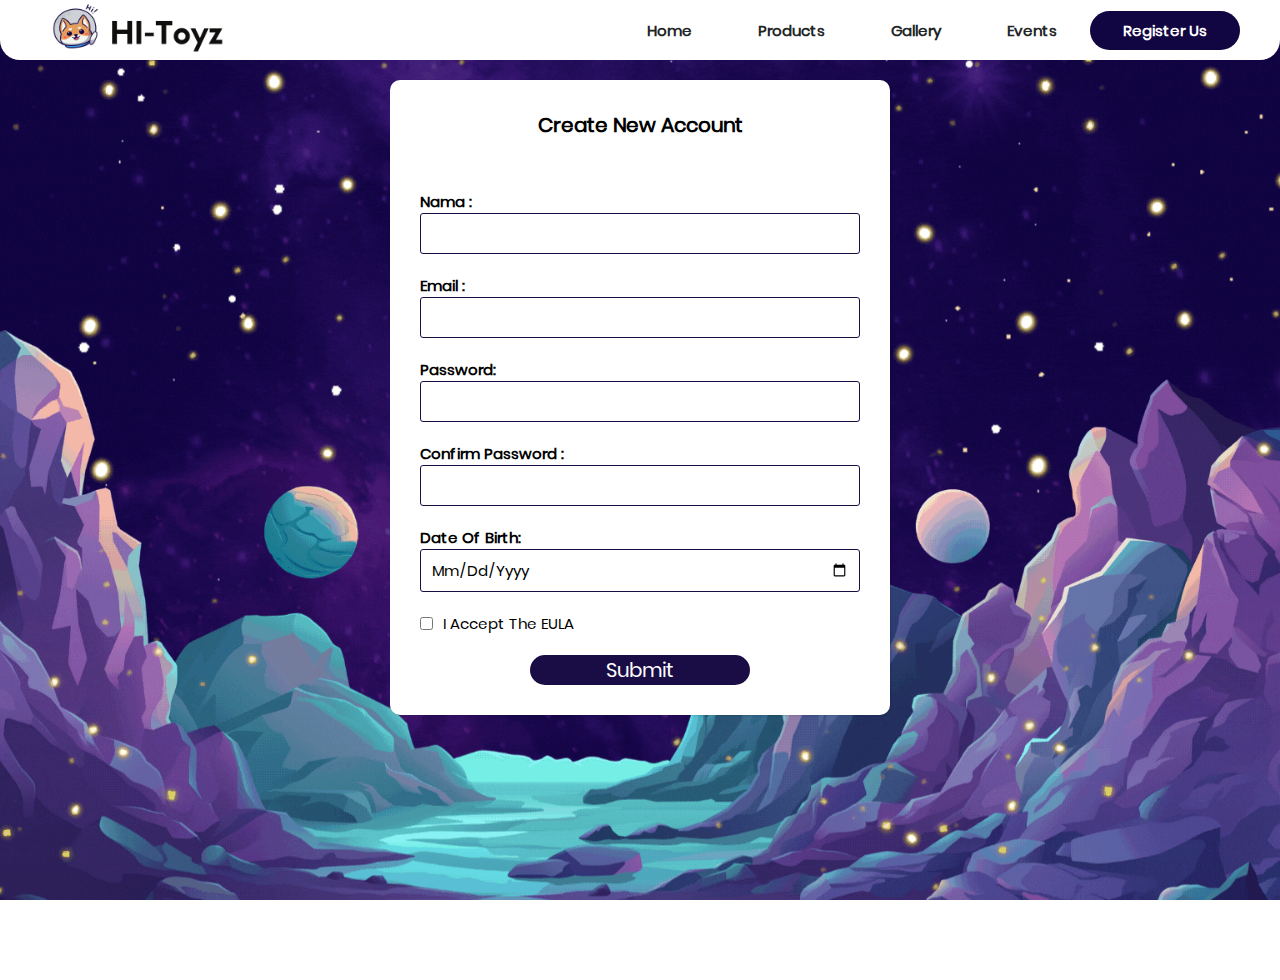
<file: register-us-page.html>
<!DOCTYPE html>
<html lang="en">
<head>
    <meta charset="UTF-8">
    <meta http-equiv="X-UA-Compatible" content="IE=edge">
    <meta name="viewport" content="width=device-width, initial-scale=1.0">
    <link rel="stylesheet" href="stylenew.css">
    <title>HI-Toyz</title>
    <link rel="icon" href="./assets-website/mascot-new-toys.png" type="image/gif" sizes="20x20">
</head>
<body class="background-body-kedua">
        <header>
            <div class="navbar-logo-menu">
                <img src="assets-website/logo-company-hi-toyz.png" alt="">
            </div>
            <input type="checkbox" id="nav_check" hidden>
            <nav>
                <div class="navbar-logo-menu"><img src="assets-website/mascot-new-toys.png" alt=""></div>
                <ul>
                    <li><a href="index.html">Home</a></li>
                    <li><a href="products.html">Products</a></li>
                    <li><a href="gallery-page.html">Gallery</a></li>
                    <li><a href="events-page.html">Events</a></li>
                    <li class="active"><a href="register-us-page.html">Register Us</a></li>
                </ul>
            </nav>
            <label for="nav_check" class="hamburger-menu">
                <div class="line"></div>
                <div class="line"></div>
                <div class="line"></div>
            </label>            
        </header>

        <!-- CODINGAN DARI KELAS LAB -->

        <section class = "form-register-us-hi-toyz" id = "form-register-us-hi-toyz">
            <h2><b>Create New Account</b></h2>
            <form method="GET" enctype="multipart/form-data">

                <div class="list-pertanyaan-register">
                    <label for="nama"><b>Nama :</b> </label>
                    <div class="jawaban-pertanyaan">
                        <input type="text" name="nama" id="nama" class="input">  
                        <p style="color: red;" id = "errorname"></p>                       
                    </div>
                </div>

                <div class="list-pertanyaan-register">
                    <label for="email"><b>Email :</b> </label>
                    <div class="jawaban-pertanyaan">
                        <input type="text" name="email" id="email" class="input">
                        <p style="color: red;" id = "erroremail"></p>                      
                    </div>
                </div>

                <div class="list-pertanyaan-register">
                    <label for="password"><b>Password:</b> </label>
                    <div class="jawaban-pertanyaan">
                        <input type="password" name="password" id="password" class="input">       
                        <p style="color: red;" id = "errorpassword"></p>                       
                    </div>
                </div>

                <div class="list-pertanyaan-register">
                    <label for="confirm_password"><b>Confirm Password :</b></label>
                    <div class="jawaban-pertanyaan">
                        <input type="password" name = "confirm_password" id="confirm_password" class="input">   
                        <p style="color: red;" id = "errorconfirm_password"></p>                            
                    </div>
                </div>

                <div class="list-pertanyaan-register">
                    <label for="date"><b>Date of Birth:</b> </label>
                    <div class="jawaban-pertanyaan">
                        <input type="date" name="dob" id = "dob" class="input">
                        <p style="color: red;" id = "errordob"></p>                           
                    </div>
                </div>

                <div class="button-eula">
                    <input type="checkbox" id="agreement"/>
                    <div class="container-eula">
                        <label for ="agreement">I Accept the EULA</label>
                        <p style="color: red;" id = "erroragreement"></p>                        
                    </div>
                </div>
                

                <div class = "submit" id="submit">
                    <button type="button" onclick="validateForm()">Submit</button>            
                </div>
            </form>
        </section>        
    <script src ="javascript.js"></script>
</body>
</html>
</file>
<file: stylenew.css>
@font-face {
    src: url("./poppins.ttf");
    font-family: "Poppins";
}

@font-face {
    src: url("Righteous-Regular.ttf");
    font-family: "Righteous";
}


* {
    padding: 0;
    margin: 0;
    box-sizing: border-box;
    list-style: none;
    text-decoration: none;
    font-family: "Poppins";
    -webkit-box-sizing: border-box;
    outline: none;
    border: none;
    text-decoration: none;
    text-transform: capitalize;
    -webkit-transition: .3s linear;
    transition: .3s linear;
}

body {
    background: #110542;
}

html {
    font-size: 60%;
    overflow-x: hidden;
    scroll-behavior: smooth;
    scroll-padding-top: 8.5rem;
}

html::-webkit-scrollbar {
    width: 1rem;
}

html::-webkit-scrollbar-track {
    background: #f7f6f9;
}

html::-webkit-scrollbar-thumb {
    background: #1a0c44;
}

section {
    padding: 2rem 9%;
}

header {
    width: 100%;
    height: 60px;
    background: #fefefe;
    display: flex;
    align-items: center;
    justify-content: space-between;
    padding: 0 40px;
    border-radius: 0 0 20px 20px;
    margin: 0 auto;
}

img {
    width: 100%;
}


.navbar-logo-menu {
    width: 200px;
    margin-top: 3px;
}

nav .navbar-logo-menu {
    display: none;
}

nav ul {
    display: flex;
}

nav ul li a {
    color: #212526;
    display: block;
    margin: 0 15px;
    font-weight: 600;
    padding: 8px 18px;
    transition: 0.2s;
    border-radius: 30px;
    font-size:15px;
}

nav ul li a:hover {
    background: #110542;
    color: white;
}

.hamburger-menu {
    display: none;
    height: fit-content;
    cursor: pointer;
    padding: 3px 8px;
    border-radius: 5px;
    transition: 0.2s;
}

.hamburger-menu:hover {
    background: #110542;
}

.hamburger-menu .line {
    width: 30px;
    height: 2px;
    margin: 6px 0;
    background: #212526;
}

.menu-landing-page {
    min-height: 100vh;
    display: -webkit-box;
    display: -ms-flexbox;
    display: flex;
    -webkit-box-align: center;
    -ms-flex-align: center;
    align-items: center;
    -webkit-box-pack: end;
    -ms-flex-pack: end;
    justify-content: flex-end;
    background: url(./assets-website/background\ purple.gif) no-repeat;
    background-position: center;
    background-size: cover;
    position: relative;
  }

  .menu-landing-gallery {
    min-height: 100vh;
    display: -webkit-box;
    display: -ms-flexbox;
    display: flex;
    -webkit-box-align: center;
    -ms-flex-align: center;
    align-items: center;
    -webkit-box-pack: end;
    -ms-flex-pack: end;
    justify-content: flex-end;
    background: url(./assets-website/background-menu-gallery.gif) no-repeat;
    background-position: center;
    background-size: cover;
    position: relative;
  }
  
  .menu-landing-page .isi-landing-page {
    width: 50rem;
  }
  
  .menu-landing-page .isi-landing-page h3 {
    font-size: 6rem;
    color: #fff;
    padding-bottom: 1rem;
    font-family: "Righteous";
    letter-spacing:0.09cm;
    text-shadow: 2px 2px 4px rgba(0, 0, 0, 0.5);
  }
  
  .menu-landing-page .isi-landing-page h3 span {
    color: #FFB00C;
    font-family: "Righteous";
  }
  
  .menu-landing-page .isi-landing-page .button-style {
    color: #fff;
    border-color: #d5c1ff;
  }
  
  .menu-landing-page .isi-landing-page .button-style:hover {
    color: #130f40;
    border-color: #FFB00C;
  }
  
  .menu-landing-page .isi-landing-page .button-style::before {
    background: #FFB00C;
  }
  
  .menu-landing-page .wave {
    position: absolute;
    bottom: 0;
    left: 0;
    width: 100%;
    height: 11rem;
  }

  .menu-landing-gallery .wave {
    position: absolute;
    bottom: 0;
    left: 0;
    width: 100%;
    height: 11rem;
  }



  .button-style {
    display: inline-block;
    margin-top: 1rem;
    padding: .8rem 2.8rem;
    border-radius: 5rem;
    border-top-left-radius: 0;
    border: 0.2rem solid #130f40;
    cursor: pointer;
    background: none;
    color: #130f40;
    font-size: 1.7rem;
    overflow: hidden;
    z-index: 0;
    position: relative;
  }
  
  .button-style::before {
    content: '';
    position: absolute;
    top: 0;
    left: 0;
    height: 100%;
    width: 100%;
    background: #130f40;
    z-index: -1;
    -webkit-transition: .2s linear;
    transition: .2s linear;
    -webkit-clip-path: circle(0% at 0% 5%);
            clip-path: circle(0% at 0% 5%);
  }
  
  .button-style:hover::before {
    -webkit-clip-path: circle(100%);
            clip-path: circle(100%);
  }
  
  .button-style:hover {
    color: #fff;
  }
  
  @-webkit-keyframes fadeIn {
    0% {
      -webkit-transform: translateY(3rem);
              transform: translateY(3rem);
      opacity: 0;
    }
  }
  
  @keyframes fadeIn {
    0% {
      -webkit-transform: translateY(3rem);
              transform: translateY(3rem);
      opacity: 0;
    }
  }

  .menu-about {
    display: -webkit-box;
    display: -ms-flexbox;
    display: flex;
    -webkit-box-align: center;
    -ms-flex-align: center;
    align-items: center;
    -ms-flex-wrap: wrap;
    flex-wrap: wrap;
    gap: 2rem;
    background-color: #fff;
  }
  
  .menu-about .images {
    -webkit-box-flex: 1;
    -ms-flex: 1 1 40rem;
    flex: 1 1 40rem;
    
  }
  
  .menu-about .images img {
    width: 80%;
    border-radius: 200px 200px 200px 200px;
    border-color: #210b64;
    border-width: 7px;
    border-style: solid;
  }
  
  .menu-about .menu-content-about {
    -webkit-box-flex: 1;
    -ms-flex: 1 1 40rem;
    flex: 1 1 40rem;
  }
  
  .menu-about .menu-content-about h3 {
    color: #130f40;
    font-size: 4rem;
    font-family: "Righteous";
    letter-spacing:0.09cm;
  }
  
  .menu-about .menu-content-about h3 span {
    color: #e67e22;
    font-family: "Righteous";
  }
  
  .menu-about .menu-content-about p {
    font-size: 1.8rem;
    color: black;
    padding: 1rem 0;
    line-height: 2;
  }

  .menu-about .menu-content-about p span {
    color:#FFB00C;
  }

.bottom-menu-about {
    background-color: #130f40;
    display: flex;
    position: relative;
}

.isi-bottom-menu h2 {
    font-size:100px;
    color:#f7f6f9;
}

.wave2{
    position: absolute;
    bottom: -50px;
    left: 0;
    width: 100%;
    height: 11rem;
}

.menu-category {
    display: -ms-grid;
    display: grid;
    -ms-grid-columns: (minmax(16rem, 1fr))[auto-fit];
    grid-template-columns: repeat(auto-fit, minmax(16rem, 1fr));
    gap: 1.5rem;
    padding-bottom: 5rem;
    margin-top:40px;
    
}

.menu-category .kotak-nama-perusahaan {
    padding: 1rem;
    text-align: center;
    border-radius: 1rem;
    background: #f7f6f9;
    transition: all 0.3s ease-out;
}

.menu-category .kotak-nama-perusahaan:hover {
    transform: translateY(-4px);
    background: #FFB00C;
}

.menu-category .kotak-nama-perusahaan img {
    height: 10rem;
    width: 10rem;
}

.menu-category .kotak-nama-perusahaan h3 {
    font-size: 1.8rem;
    color: #130f40;
}

.slider-area h2 {
    text-align: center;
    font-family: "Righteous";
    margin-top: 90px;
    margin-left: 10px;
    margin-right: 10px;
    font-size: 40px;
    color:white;
    letter-spacing:0.09cm;
  }

.slider-area h2 span {
    font-family: "Righteous";
    color: #FFB00C;
}
  
  .slider-area {
    text-align: center;
  }

.tulisan-promo-toys h2 {
  text-align: center;
  font-family: "Righteous";
  margin-top: 150px;
  margin-left: 10px;
  margin-right: 10px;
  font-size: 40px;
  color:#130f40;
  letter-spacing:0.09cm;  
}

.tulisan-promo-toys h2 span {
  font-family: "Righteous";
  color: #FFB00C;
}

.tulisan-promo-toys {
  text-align: center;
}

.bottom-menu-category, .bottom-menu-pelanggan {
    background-color: #fefefe;
    display: flex;
    position: relative;
}

.wave3{
    position: absolute;
    bottom: -50px;
    left: 0;
    width: 100%;
    height: 11rem;
}

.menu-popular-product{
    background-color: white;
}

.menu-container{
    max-width: 1100px;
    margin:0 auto;
    padding:3rem 2rem;
 }
 
 .menu-container .menu-popular-title{
    color:#130f40;
    margin-bottom: 3rem;
    text-align: center;
    font-family: "Righteous";
    font-size: 40px;
    letter-spacing: 0.09rem;
    margin-top:50px;
    margin-bottom: 60px;
 }

 .menu-container .menu-popular-title span{
  color:#e67e22;
  margin-bottom: 3rem;
  text-align: center;
  font-family: "Righteous";
  font-size: 40px;
  letter-spacing: 0.09rem;
  margin-top:50px;
  margin-bottom: 60px;
}
 
 .menu-container .list-popular-product{
    display: grid;
    grid-template-columns: repeat(auto-fit, minmax(30rem, 1fr));
    gap:2rem;
 }
 
 .menu-container .list-popular-product .product-popular-1{
    text-align: center;
    padding:3rem 2rem;
    background: #1a0c44;
    box-shadow: 0 .5rem 1rem rgba(0,0,0,.1);
    outline-offset: -1.5rem;
    cursor: pointer;
    border-radius: 20px 20px 20px 20px;
    transition: transform 0.3s ease-in-out;
 }

 @keyframes shake {
    0% {
      transform: translate(0);
    }
    50% {
      transform: translate(-5px, 0);
    }
    10% {
      transform: translate(5px, 0);
    }
  }
  

 .menu-container .list-popular-product .product-popular-2{
    text-align: center;
    padding:3rem 2rem;
    background: #FFB00C;
    box-shadow: 0 .5rem 1rem rgba(0,0,0,.1);
    outline-offset: -1.5rem;
    cursor: pointer;
    border-radius: 20px 20px 20px 20px;
 }
 
 .menu-container .list-popular-product .product-popular-1:hover{
    outline-offset: 0;
    background-color: #d5c1ff;
    animation: shake 0.5s 2;
 }
 
 .menu-container .list-popular-product .product-popular-2:hover{
    outline-offset: 0;
    background-color: #723500;
    animation: shake 0.5s 2;
 }

 .menu-container .list-popular-product .product-popular-1 img{
    height: 30rem;
    width: 100%;
    border-radius: 10px 10px 10px 10px;
 }

 .menu-container .list-popular-product .product-popular-2 img{
    height: 30rem;
    width: 100%;
    border-radius: 10px 10px 10px 10px;
 }
 
 .menu-container .list-popular-product .product-popular-1 h3{
    padding:.5rem 0;
    font-size: 2rem;
    color:rgb(255, 255, 255);
 }

 .menu-container .list-popular-product .product-popular-2 h3{
    padding:.5rem 0;
    font-size: 2rem;
    color: #1a0c44;
 }

 .menu-container .list-popular-product .product-popular-2 img{
    height: 30rem;
    width: 100%;
    border-radius: 10px 10px 10px 10px;
 }
 
 .menu-container .list-popular-product .product-popular-1:hover h3{
    color: #1a0c44;
 }
 
 .menu-container .list-popular-product .product-popular-1{
    font-size: 2rem;
    color:rgb(255, 255, 255);
 }

 .menu-container .list-popular-product .product-popular-2:hover h3{
    color: white;
 }
 
 .menu-container .list-popular-product .product-popular-2{
    font-size: 2rem;
    color:rgb(255, 255, 255);
 }

  .button-style-product {
    display: inline-block;
    margin-top: 1rem;
    padding: .8rem 2.8rem;
    border-radius: 5rem;
    border: 0.2rem solid #ffffff;
    cursor: pointer;
    background: white;
    color: #1a0c44;
    font-size: 1.7rem;
    overflow: hidden;
    z-index: 0;
    position: relative;
  }
  
  .button-style-product::before {
    content: '';
    position: absolute;
    top: 0;
    left: 0;
    height: 100%;
    width: 100%;
    background: #130f40;
    z-index: -1;
    -webkit-transition: .2s linear;
    transition: .2s linear;
    -webkit-clip-path: circle(0% at 0% 5%);
            clip-path: circle(0% at 0% 5%);
  }
  
  .button-style-product:hover::before {
    -webkit-clip-path: circle(100%);
            clip-path: circle(100%);
  }
  
  .button-style-product:hover {
    color: #fff;
    border: 0.2rem solid #1a0c44;
  }

  .button-style-product-ver-2 {
    display: inline-block;
    margin-top: 1rem;
    padding: .8rem 2.8rem;
    border-radius: 5rem;
    border: 0.2rem solid #1a0c44;
    cursor: pointer;
    background: #1a0c44;
    color: white;
    font-size: 1.7rem;
    overflow: hidden;
    z-index: 0;
    position: relative;
  }
  
  .button-style-product-ver-2::before {
    content: '';
    position: absolute;
    top: 0;
    left: 0;
    height: 100%;
    width: 100%;
    background: white;
    z-index: -1;
    -webkit-transition: .2s linear;
    transition: .2s linear;
    -webkit-clip-path: circle(0% at 0% 5%);
            clip-path: circle(0% at 0% 5%);
  }
  
  .button-style-product-ver-2:hover::before {
    -webkit-clip-path: circle(100%);
            clip-path: circle(100%);
  }
  
  .button-style-product-ver-2:hover {
    border: 0.2rem solid white;
    color: #1a0c44;
  }

  @media only screen and (max-width: 500px) {
    .button-style-product{
       margin-top:50px;
    }
  }

  footer{
    position: absolute;
    background: url(./assets-website/purple-background-footer.gif) no-repeat;
    background-position: center;
    background-size: cover;
    height: auto;
    width: 100vw;
    font-family: "Righteous";
    padding-top: 40px;
    color: #fff;
}

.footer-content{
    display: flex;
    align-items: center;
    justify-content: center;
    flex-direction: column;
    text-align: center;
    margin-bottom: 20px;
}

.footer-content h3{
    font-size: 4rem;
    font-weight: 400;
    text-transform: capitalize;
    line-height: 3rem;
    font-family: "Righteous";
    letter-spacing: 0.09rem;
    text-shadow: 2px 2px 4px #130f40;
    color:#FFB00C;
}

.footer-content p{
    max-width: 900px;
    margin: 10px auto;
    line-height: 28px;
    font-size: 16px;
    font-family: "Poppins";
    letter-spacing: 0.09rem;
    text-shadow: 2px 2px 4px rgba(0, 0, 0, 0.5);
}

.footer-bottom{
    background: #1a0c44;
    width: 100vw;
    padding: 20px 0;
    text-align: center;
}
.footer-bottom p{
    font-size: 14px;
    word-spacing: 2px;
    text-transform: capitalize;
}
.footer-bottom span{
    text-transform: uppercase;
    opacity: .4;
    font-weight: 200;
}

.instagram-logo {
  margin-top: 5px;
  margin-bottom: -15px;
}

.instagram-logo img {
  width: 30px;
  height: 30px;
}
.wave4{
    position: absolute;
    bottom: -45px;
    left: 0;
    width: 100%;
    height: 11rem;
    transform: scaleY(-1);
}

.top-menu-footer {
    background-color: #ffffff;
    display: flex;
    position: relative;
}

.button-learn-more{
    display: flex;
    margin-top: 1rem;
    padding: .8rem 2.8rem;
    border-radius: 5rem;
    border: 0.2rem solid #1a0c44;
    cursor: pointer;
    width: 200px;
    background: white;
    color: #1a0c44;
    font-size: 1.7rem;
    overflow: hidden;
    z-index: 0;
    position: relative;
    justify-content: center;
    align-items: center;
    margin-left: auto;
    margin-right: auto;
    margin-top:50px;
    margin-bottom: 50px;
}

.button-learn-more:hover {
    color: #fff;
    border: 0.2rem solid #1a0c44;
    background-color: #1a0c44;
  }

@media only screen and (max-width: 1100px) {
    header {
        width: 90%;
        padding: 0 20px;
    }
    nav {
        position: absolute;
        left: -300px;
        top: 0;
        z-index: 999;
        width: 280px;
        height: 100vh;
        background-color: #fefefe;
        transition: 0.2s;
        box-shadow: 2px 0 20px 0 rgba(0, 0, 0, 0.05);
    }

    #nav_check:checked ~ nav {
        left: 0;
    }

    nav .navbar-logo-menu {
        display: block;
        height: 70px;
        display: flex;
        align-items: center;
        margin-left: 30px;
    }

    nav ul {
        display: block;
        padding: 0 20px;
        margin-top: 30px;
    }

    nav ul li a {
        margin-bottom: 5px;
        padding: 15px;
        border-radius: 5px;
    }

    .hamburger-menu {
        display: block;
    }
}

@media only screen and (max-width: 768px) {
    .menu-about {
        justify-content: center; 
        margin: 0 auto; 
        max-width: 1100px; 
        padding: 2rem; 
      }
      
      .menu-about .images {
        align-items: center; 
        display: flex;
      }
      
      .menu-about .images img {
        width: 100%; 
        max-width: 80%; 
        margin: 0 auto;
      }
      
      .menu-about .menu-content-about h3 {
        text-align: center; 
      }
      
      .menu-about .menu-content-about p {
        font-size: 1.25rem;
        text-align: center;
      }

      .menu-container .list-popular-product{
        grid-template-columns: repeat(auto-fit, minmax(25rem, 1fr));
     }
}

@media only screen and (max-width: 770px){
  .menu-container .list-popular-product{
    grid-template-columns: repeat(auto-fit, minmax(24rem, 1fr));
  } 
  
  .menu-container .list-popular-product .product-popular-1 img{
    height: 20rem;
    width: 100%;
 }

 .menu-container .list-popular-product .product-popular-2 img{
    height: 20rem;
    width: 100%;
 }
}

@media only screen and (max-width: 624px){
  .menu-container .list-popular-product{
    grid-template-columns: repeat(auto-fit, minmax(30rem, 1fr));
  } 
  
  .menu-container .list-popular-product .product-popular-1 img{
    height: 40rem;
 }

 .menu-container .list-popular-product .product-popular-2 img{
    height: 40rem;
 }
}

@media only screen and (max-width: 490px){
  .menu-container .list-popular-product{
    grid-template-columns: repeat(auto-fit, minmax(30rem, 1fr));
  } 
  
  .menu-container .list-popular-product .product-popular-1 img{
    height: 30rem;
 }

 .menu-container .list-popular-product .product-popular-2 img{
    height: 30rem;
 }
}

@media only screen and (max-width: 355px){
  .menu-container .list-popular-product{
    margin-left: -20px;
    height:80%;
  } 
  
  .menu-container .list-popular-product .product-popular-1 img{
    height: 20rem;
    width: 100%;
 }

 .menu-container .list-popular-product .product-popular-2 img{
    height: 20rem;
    width: 100%;
 }
}

@media only screen and (max-width: 325px){
  .menu-container .list-popular-product{
    margin-left: -10px;
    grid-template-columns: repeat(auto-fit, minmax(20rem, 1fr));
  } 

  .menu-container .list-popular-product .product-popular-1 img{
    height: 15rem;
 }

 .menu-container .list-popular-product .product-popular-2 img{
    height: 15rem;
 }

 .menu-container .menu-popular-title{
  margin-left: -20px;
}
}

@media only screen and (max-width: 240px){
  .menu-container .list-popular-product{
    margin-left: -10px;
    grid-template-columns: repeat(auto-fit, minmax(15rem, 1fr));
  } 

  .menu-container .list-popular-product .product-popular-1 img{
    height: 12rem;
 }

 .menu-container .list-popular-product .product-popular-2 img{
    height: 12rem;
 }
}

.location-list-hi-toyz{
  min-height: 50vh;
  z-index: 0;
  position: relative;
  background-color: white;
}

.location-list-hi-toyz::before{
  position: absolute;
  top: 0; left: 0; 
  height: 100%;
  width: 100%;
  z-index: -1;
}

.location-list-hi-toyz .heading {
  text-align: center;
  font-size: 40px;
  letter-spacing: 0.09rem;
}

.location-list-hi-toyz h1 {
  font-family: "Righteous";
}

.location-list-hi-toyz h1 span {
  font-family: "Righteous";
  color:#e67e22;
}

.location-list-hi-toyz .box-container{
  display: grid;
  grid-template-columns: repeat(auto-fit, minmax(30rem, 1fr));
  gap: 2rem;
}

.location-list-hi-toyz .box-container .box-lokasi{
  text-align: center;
  justify-content: center;
}

.location-list-hi-toyz .box-container .box-lokasi .gambar-location{
  padding-top: 5rem;
}

.location-list-hi-toyz .box-container .box-lokasi .gambar-location img{
  height: 45%;
  width: 45%;
  object-fit: cover;
}

.location-list-hi-toyz .box-container .box-lokasi .gambar-location img:hover{
  transform: translateY(-20px);
}

.location-list-hi-toyz .box-container .box-lokasi .content{
  padding: 2rem;
}

.location-list-hi-toyz .box-container .box-lokasi .content h3{
  font-size: 2.9rem;
  padding-top: 2rem;
  padding-bottom: 4rem;
  font-family: "Righteous";
  letter-spacing: 0.09rem;
  margin-top:-35px;
}

.location-list-hi-toyz .box-container .box-lokasi .content p{
  font-size: 1.8rem;
  line-height: 1.5;
  margin-top:-20px;
}

.gallery-pelanggan .box-container{
  display: grid;
  grid-template-columns: repeat(auto-fit, minmax(30rem,1fr));
  gap: 2rem;
  margin-top: 50px;
}

.gallery-pelanggan .box-container .box{
  position: relative;
  overflow: hidden;
  background: white;
  border-radius: .5rem;
  box-shadow: black;
  text-align: center;
  background-color: white;
  transition: transform 0.2s ease-in-out;
  margin-top:20px;
  margin-bottom: 50px;
}

.gallery-pelanggan .box-container .box:hover {
  animation: rotate 0.5s ease-in-out 3;
  color: red;
}

@keyframes rotate {
  0% {
    transform: rotate(0deg);
  }
  50% {
    transform: rotate(10deg);
  }
  100% {
    transform: rotate(0deg);
  }
}

.gallery-pelanggan .box-container .box .image{
  height: 35rem;
  width: 100%;
  padding: 1.1rem;
}

.gallery-pelanggan .box-container .box .image img{
  height: 100%;
  width: 100%;
  border-radius: .5rem;
  object-fit: cover;
}

.gallery-pelanggan .box-container .box .content{
  padding: 2rem;
  padding-top: 0;
}

.gallery-pelanggan .box-container .box .content h3{
  color: var(--black);
  font-size: 2.5rem;
}

.wave5{
  position: absolute;
  bottom: -60px;
  left: 0;
  width: 100%;
  height: 11rem;
  background-color: white;
}

.review-customer-toys{
  background: white;
  margin-top: 50px;
}

.review-customer-toys .box-container{
  display: grid;
  grid-template-columns: repeat(auto-fit, minmax(30rem, 1fr));
  gap: 1.5rem;
}

.review-customer-toys .box-container .box{
  border: .1rem solid rgba(0, 0, 0, 0.2);
  border-radius: .5rem;
  text-align: center;
  padding: 3rem 2rem;
  background: white;
  margin-top: 50px;
  box-shadow: 0 .5rem 1rem rgba(0,0,0,.1);
  margin-bottom:100px;
}

.review-customer-toys .box-container .box:hover{
  background: #FFB00C;
  border: .1rem solid #FFB00C;
  transform: translateY(-10px);
  color:white;
}

.review-customer-toys .box-container .box .user{
  height: 10rem;
  width: 10rem;
  border-radius: 50%;
  object-fit: cover;
}

.review-customer-toys .box-container .box h3{
  padding: 1rem 0;
  font-size: 2rem;
  color: var(--primary-color);
}

.review-customer-toys .box-container .box p{
  font-size: 1.5rem;
  line-height: 1.8;
  color: #444;
  padding-top: 1rem;
}

.text-customer h2 {
  text-align: center;
  font-family: "Righteous";
  margin-top: 90px;
  margin-left: 10px;
  margin-right: 10px;
  font-size: 40px;
  color:#1a0c44;
  letter-spacing:0.09cm;
}

.text-customer h2 span {
  font-family: "Righteous";
  color: #FFB00C;
}

.text-customer {
  text-align: center;
}

@media only screen and (max-width: 330px) {
  .review-customer-toys .box-container .box{
    margin-bottom:10px;
    width:89%;
  }

  .gallery-pelanggan .box-container .box{
    width:89%;
  }

  .text-customer h2 {
    margin-left: -5px;
  }
  
}

@media only screen and (max-width: 295px) {
  .review-customer-toys .box-container .box{
    width:80%;
  }

  .gallery-pelanggan .box-container .box{
    width:80%;
  }

  .location-list-hi-toyz .box-container .box-lokasi{
    text-align: center;
    justify-content: center;
    margin-left: -45px;
  }
}

.background-header {
  display: -webkit-box;
  display: -ms-flexbox;
  display: flex;
  -ms-flex-wrap: wrap;
  flex-wrap: wrap;
  -webkit-box-align: center;
  -ms-flex-align: center;
  align-items: center;
  gap: 2rem;
  border-radius: 3rem;
  margin: 2%;
  background: url(./assets-website/purple-background-products.gif) no-repeat;
  background-position: center;
  background-size: cover;
  width: 96%;
  height: 700px;
}

.background-header-events {
  display: -webkit-box;
  display: -ms-flexbox;
  display: flex;
  -ms-flex-wrap: wrap;
  flex-wrap: wrap;
  -webkit-box-align: center;
  -ms-flex-align: center;
  align-items: center;
  gap: 2rem;
  border-radius: 3rem;
  margin: 2%;
  background: url(./assets-website/background-discount.gif) no-repeat;
  background-position: center;
  background-size: cover;
  width: 96%;
  height: 700px;
}

.menu-category-mainan {
  display: -ms-grid;
  display: grid;
  -ms-grid-columns: (minmax(16rem, 1fr))[auto-fit];
  grid-template-columns: repeat(auto-fit, minmax(16rem, 1fr));
  gap: 1.5rem;
  padding-bottom: 5rem;
  margin-top:40px;
}

.menu-category-mainan .kotak-nama-perusahaan {
  padding: 1rem;
  text-align: center;
  border-radius: 1rem;
  transition: all 0.3s ease-out;
  background-color: white; 
}

.menu-category-mainan .kotak-nama-perusahaan:hover {
  transform: translateY(-4px);
  background: #FFB00C;
}

.menu-category-mainan .kotak-nama-perusahaan img {
  height: 10rem;
  width: 10rem;
}

.menu-category-mainan .kotak-nama-perusahaan h3 {
  font-size: 1.8rem;
  color: #130f40;
}

@media only screen and (max-width: 900px) {
  .background-header, .background-header-events{
      width: 95%;
      height: 400px;        
  }
}

@media only screen and (max-width: 555px) {
  .background-header , .background-header-events{
      height: 250px;        
  }
}

@media only screen and (max-width: 315px) {
  .background-header, .background-header-events{
      height: 170px;        
  }
}

.tulisan{
  background-color: white;

}

.promo-hi-toys {
  background-color: white;
}

.promo-hi-toys .grid-banner {
  display: -ms-grid;
  display: grid;
  -ms-grid-columns: (minmax(30rem, 1fr))[auto-fit];
  grid-template-columns: repeat(auto-fit, minmax(30rem, 1fr));
  gap: 1.5rem;
}

.promo-hi-toys .grid-banner .grid {
  position: relative;
  border-radius: 3rem;
  overflow: hidden;
  height: 26rem;
  margin-bottom: 100px;
}

.promo-hi-toys .grid-banner .grid:hover img {
  -webkit-transform: scale(1.2);
  transform: scale(1.2);
}

.promo-hi-toys .grid-banner .grid img {
  height: 100%;
  width: 100%;
  -o-object-fit: cover;
  object-fit: cover;
}

.promo-hi-toys .grid-banner .grid .content {
  position: absolute;
  top: 2rem;
  padding: 0 3rem;
}

.promo-hi-toys .grid-banner .grid .content.center {
  text-align: center;
  width: 100%;
}

.promo-hi-toys .grid-banner .grid .content.center span {
  color: #f6f7f6;
}

.promo-hi-toys .grid-banner .grid .content.center h3 {
  color: #fff;
}

.promo-hi-toys .grid-banner .grid .content span {
  font-size: 2.5rem;
  color: #fff;
}

.promo-hi-toys .grid-banner .grid .content h3 {
  font-size: 3rem;
  color: #fff;
  padding-top: .5rem;
}

.promo-hi-toys .grid-banner .grid .btn {
  border-radius: 1.3rem;
  background: linear-gradient(135deg, #0f0b0c, #412e32);
}

.promo-hi-toys .grid-banner .grid .btn:hover {
  background: linear-gradient(135deg, #412e32, #0f0b0c);
}

.wave6{
  position: absolute;
  bottom: -150px;
  left: 0;
  width: 100%;
  height: 20rem;  
  background-color: white;
}

events {
  display: flex;
  margin: 4rem 0;
  padding: 5rem 0;
  flex-direction: column;
  justify-content: center;
  align-items: center;
}

events  h2 {
  margin-bottom: 4rem;
  font-size: 48px;
  font-weight: medium;
  font-family: "Righteous";
  color:white;
  letter-spacing: 0.3rem;
}

events  h2 span {
  margin-bottom: 4rem;
  font-size: 48px;
  font-weight: medium;
  font-family: "Righteous";
  color:#e67e22;
  letter-spacing: 0.3rem;
}

events .card-container {
  display: flex;
  margin: 0 6rem;
}

events .card-container card {
  display: flex;
  flex-direction: column;
  align-items: center;
  border-radius: 37px;
  margin: 0 2rem;
  width: 350px;
  height: 400px;
  background-color: #92A1CD;
  box-shadow: 0px 17px 25px 5px rgba(0,0,0,0.25);
  -webkit-box-shadow: 0px 17px 25px 5px rgba(0,0,0,0.25);
  -moz-box-shadow: 0px 17px 25px 5px rgba(0,0,0,0.25);
}

events .card-container card img {
  border-radius: 37px 37px 0 0;
  width: 320px;
  height: 170px;
  object-fit: cover;
  margin-top:10px;
}

events .card-container card .card-content {
  display: flex;
  color: white;
  flex-direction: column;
  align-items: center;
  margin: 1rem 2rem;
}

events .card-container card .card-content h4 {
  font-size: 20px;
  font-weight: medium;
  font-family: "Poppins";
}

events .card-container card .card-content p {
  text-align: center;
  font-size: 14px;
  height: 135px;
  padding: 1rem 0;
  font-family: "Poppins";
  margin-bottom:-20px;
  color:#1a0c44
}

events .card-container card .card-content button {
  width: 201px;
  height: 55px;
  border-radius: 41px;
  border: none;
  background-color: #405AA7;
  font-size: 20px;
  color: white;
  cursor: pointer;
  transition: 0.5s ease;
  margin-top: 1rem;
}

events .card-container card .card-content button:hover {
  transition: 0.3 ease;
  background-color: #1c42b5;
}

@media only screen and (max-width: 768px) {
  events h2 {
    font-size: 40px;
  }

  events .card-container {
    flex-direction: column;
  }

  events .card-container card {
    margin-bottom: 2rem;
    width: 280px;
    height: 515px;
  }

  events .card-container card img {
    width: 280px;
    height: 205px;
  }

  events .card-container card .card-content h4 {
    font-size: 20px;
  }  
}

.List-Of-HI-Product{
  background-color: white;
}

.List-Of-HI-Product .heading-toys-product h3 {
  margin-top: 70px;
  font-family: "Righteous";
  letter-spacing: 0.09rem;
  font-size: 40px;
}

.List-Of-HI-Product .heading-toys-product span {
  margin-top: 70px;
  font-family: "Righteous";
  letter-spacing: 0.09rem;
  font-size: 40px;
  color: #FFB00C;
}

.List-Of-HI-Product .box-product {
  display: -ms-grid;
  display: grid;
  -ms-grid-columns: (minmax(23rem, 1fr))[auto-fit];
  gap: 1.5rem;
  background: white;
  padding: 2rem;
  grid-template-columns: repeat(auto-fit, minmax(23rem, 1fr));
  border-radius: 3rem;
}

.List-Of-HI-Product .box-product .box {
  border-radius: 2rem;
  position: relative;
  background: #edecf2;
  padding: 2rem;
  text-align: center;
  transition: all 0.3s ease-out;
}

.List-Of-HI-Product .box-product .box:hover img {
  transform: translateY(-9px);
}

.List-Of-HI-Product .box-product .box .image {
  margin: 1rem 0;
}

.List-Of-HI-Product .box-product .box .image img {
  height: 23rem;
  border-radius: 2.5rem;
}

@media only screen and (max-width: 950px) {
  .List-Of-HI-Product .box-product .box .image img {
      height: 19rem;
  }
}

@media only screen and (max-width: 690px) {
  .List-Of-HI-Product .box-product .box .image img {
      height: 25rem;
      width: 100%;
  }
}

@media only screen and (max-width: 500px) {
  .List-Of-HI-Product .box-product .box .image img {
      height: 33rem;
      width: 100%;
  }
}

@media only screen and (max-width: 315px) {
  .List-Of-HI-Product .box-product .box .image img {
      height: 20rem;
      width: 100%;
  }
}

@media only screen and (max-width: 280px) {
  .List-Of-HI-Product .box-product {
    -ms-grid-columns: (minmax(15rem, 1fr))[auto-fit];
    grid-template-columns: repeat(auto-fit, minmax(15rem, 1fr));
  }

  .List-Of-HI-Product .box-product .box .image img {
    height: 15rem;
}
}

.List-Of-HI-Product .box-product .box .content h3 {
  font-size: 2rem;
  color: #130f40;
  font-family: "Poppins";
}

.List-Of-HI-Product .box-product .box .content h2 {
  font-size: 1.5rem;
  color: #383347;
  font-family: "Poppins";
}

.List-Of-HI-Product .box-product .box .content .price {
  font-size: 2rem;
  color: #130f40;
  font-family: "Poppins";
  margin-bottom: 10px;
}

.List-Of-HI-Product .box-product .box .content .price span {
  font-size: 1.5rem;
  color: #494262;
  text-decoration: line-through;
  font-family: "Poppins";
}

.heading-toys-product {
  text-align: center;
  padding-bottom: 2rem;
}

.heading-toys-product span {
  font-family: 'Satisfy', cursive;
  font-size: 3rem;
  color: #52389b;
}

.heading-toys-product h3 {
  font-size: 3rem;
  color: #130f40;
}

.reg {
  max-width: 500px;
  width: 100%;
  background: #fff;
  margin: 20px auto;
  box-shadow: 1px 1px 2px rgba(0,0,0,0.125);
  padding: 30px;
}

nav ul li.active {
  background: #110542;
  color: white;
  border-radius: 20px;
}

nav ul li.active a {
  background: #110542;
  color: white;
}

header {
  position: fixed;
  top: 0;
  left: 0;
  width: 100%;
  background-color: #fff;
  z-index: 5;
}

main {
  margin-top: 70px;
}

.background-body-kedua {
  background: url(./assets-website/purple-background-footer.gif);
  background-position: center;
  background-size: cover;
  justify-content: center;
  background-repeat: no-repeat;
  background-attachment: fixed;
  align-items: center;
  min-height: 100vh;
}

.form-register-us-hi-toyz {
  max-width: 500px;
  width: 100%;
  background: #fff;
  margin: 20px auto;
  box-shadow: 1px 1px 2px rgba(0,0,0,0.125);
  padding: 30px;
  border-radius: 10px;
  margin-top: 80px;
}

.form-register-us-hi-toyz h2{
  text-align: center;
  justify-content: center;
  margin-bottom: 50px;
  font-size: 20px;
}

.form-register-us-hi-toyz p{
  text-align: center;
  justify-content: center;
}

.form-register-us-hi-toyz .list-pertanyaan-register .jawaban-pertanyaan{
  margin-bottom: 15px;
  display: flex;
  align-items: center;
  flex-direction: column;
}

.form-register-us-hi-toyz .list-pertanyaan-register .jawaban-pertanyaan label{
  width: 200px;
  color: #757575;
  margin-right: 10px;
 font-size: 14px;
}

.form-register-us-hi-toyz .list-pertanyaan-register .jawaban-pertanyaan .input{
width: 100%;
outline: none;
border: 1px solid #1a0c44;
font-size: 15px;
padding: 8px 10px;
border-radius: 3px;
transition: all 0.3s ease;
}

.form-register-us-hi-toyz .list-pertanyaan-register label{
  font-size: 15px;
}

.message-error {
  font-size: 12px;
  font-weight: bold;
  margin-top: 5px;
}

.form-register-us-hi-toyz .list-pertanyaan-register .jawaban-pertanyaan p {
  font-size: 12px;
  margin-top: 5px;
}

.submit {
  text-align: center;
}

.submit button {
  font-size: 20px;
  background-color: #1a0c44;
  width: 50%;
  height: 50%;
  color: white;
  border-radius:20px;
  margin-top: 20px;
}

.submit button:hover {
  background-color: #757575;
  color: white;
}

.form-register-us-hi-toyz .button-eula {
  display: flex;
  align-items: center;
}

.container-eula {
  margin-left: 10px; 
}

.container-eula label {
  margin-bottom: -20px; 
  font-size: 15px;
}
</file>
